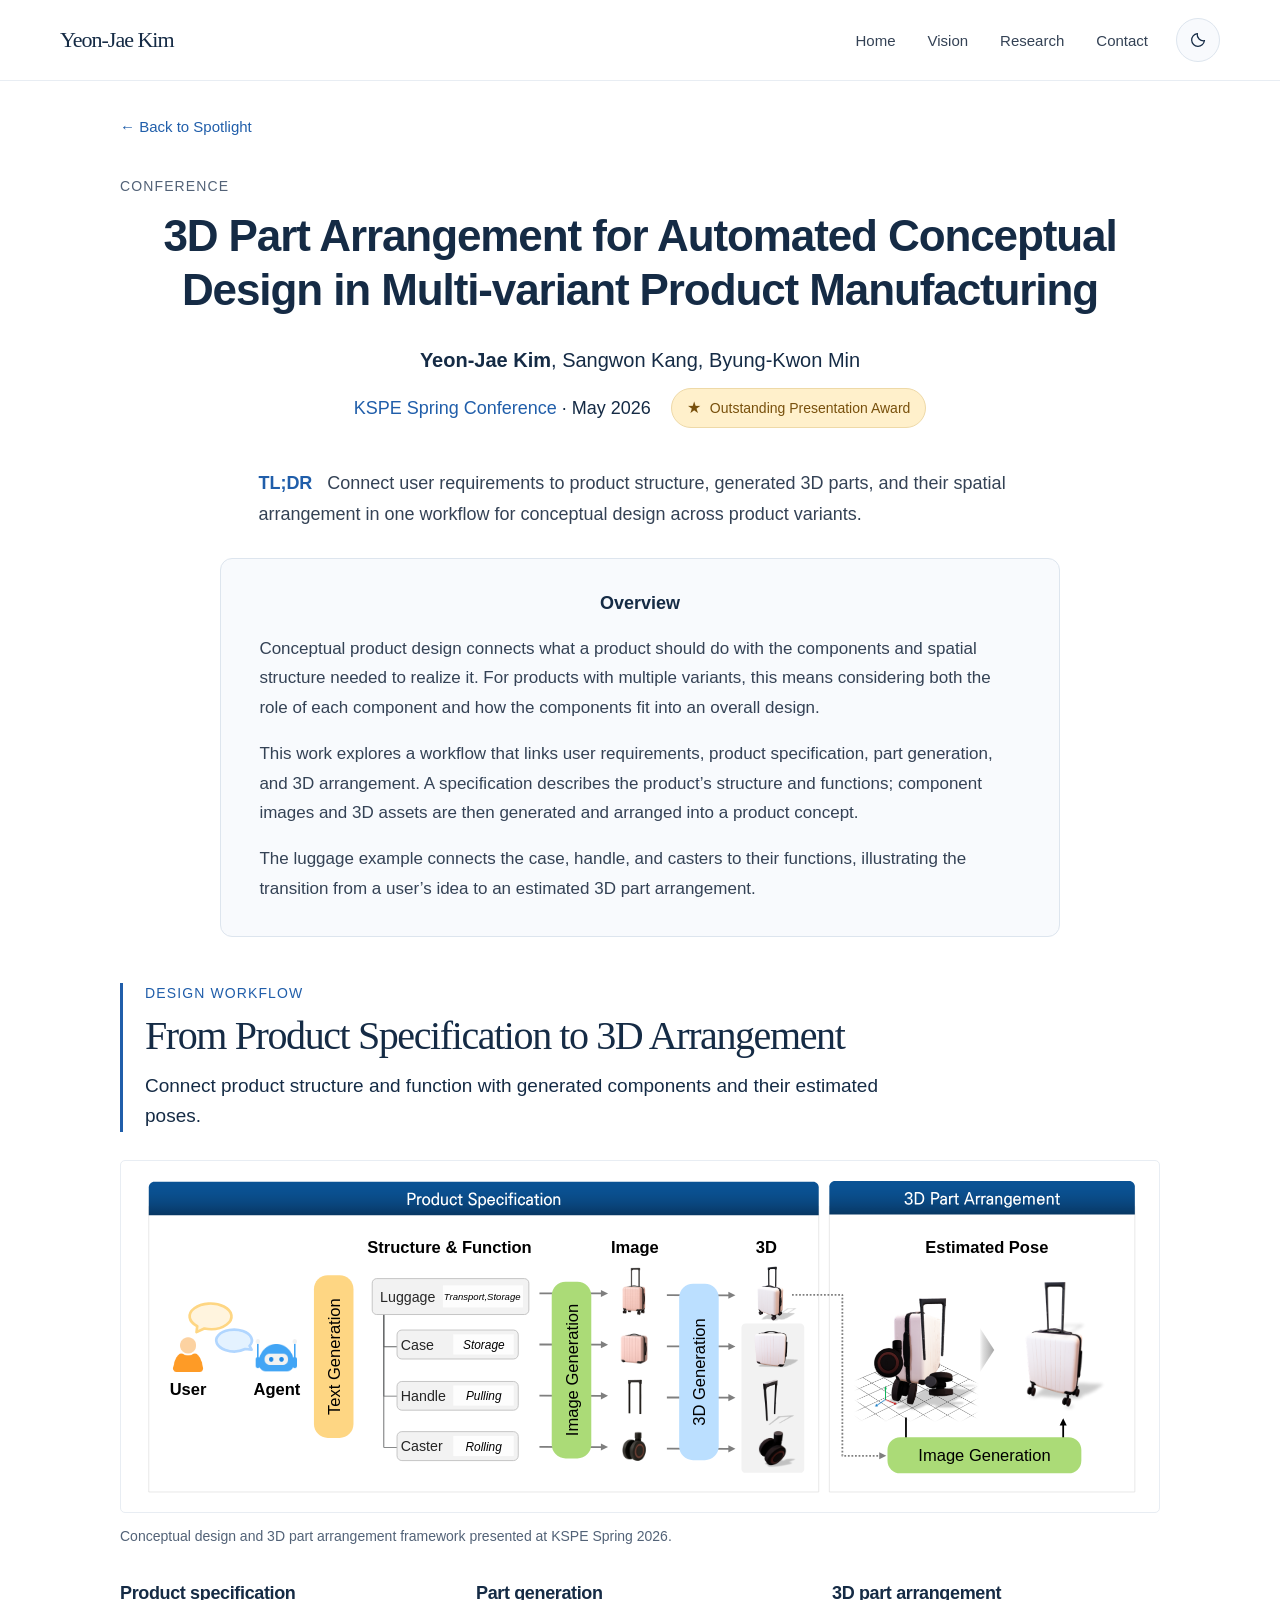
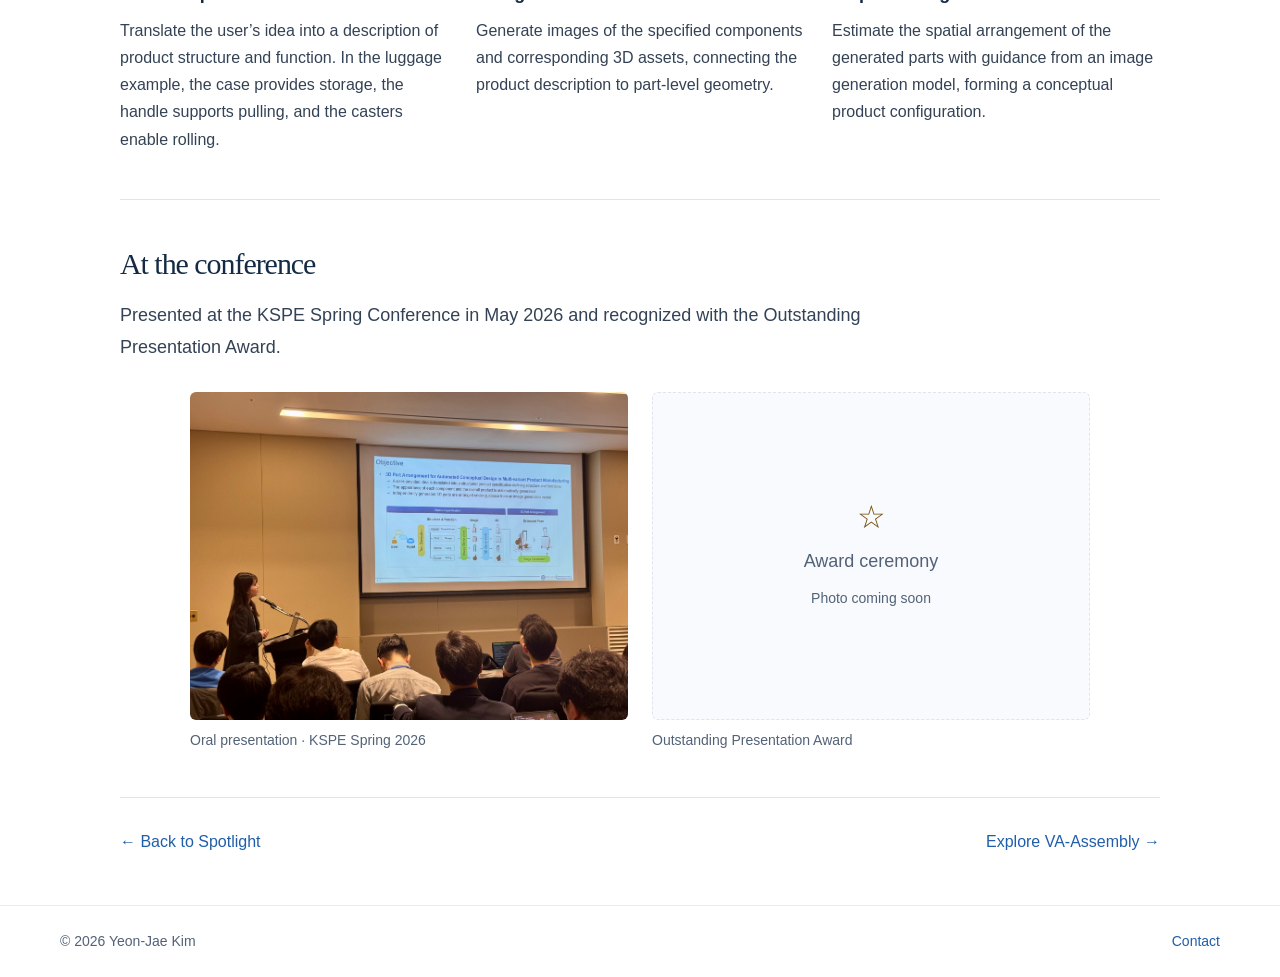
<file: design-automation.html>
<!DOCTYPE html>
<html lang="en">
<head>
  <meta charset="UTF-8" />
  <meta name="viewport" content="width=device-width, initial-scale=1.0" />
  <meta name="description" content="From user requirements to generated parts and their 3D arrangement for conceptual product design." />
  <meta name="theme-color" content="#ffffff" />
  <link rel="canonical" href="https://yjkim-me.github.io/design-automation.html" />
  <meta property="og:type" content="website" />
  <meta property="og:title" content="3D Part Arrangement for Automated Conceptual Design in Multi-variant Product Manufacturing" />
  <meta property="og:description" content="From user requirements to generated parts and their 3D arrangement for conceptual product design." />
  <meta property="og:url" content="https://yjkim-me.github.io/design-automation.html" />
  <title>3D Part Arrangement for Automated Conceptual Design in Multi-variant Product Manufacturing | Yeon-Jae Kim</title>
  <script src="theme.js?v=20261119"></script>
  <link rel="stylesheet" href="style.css?v=20261120-1" />
  <link rel="stylesheet" href="project.css?v=20261119-2" />
  <link rel="stylesheet" href="design-automation.css?v=20261120-1" />
</head>
<body class="design-page">
  <a class="skip-link" href="#main">Skip to content</a>
  <header class="site-header"><div class="nav-shell"><a class="site-name" href="index.html#about">Yeon-Jae Kim</a><div class="nav-controls"><nav aria-label="Primary navigation"><a href="index.html#about">Home</a><a href="index.html#research">Vision</a><a href="index.html#publications">Research</a><a href="index.html#contact">Contact</a></nav><button class="theme-toggle" type="button" aria-label="Switch to dark mode" hidden>
    <svg class="theme-moon" width="18" height="18" viewBox="0 0 24 24" fill="none" stroke="currentColor" stroke-width="1.7" aria-hidden="true"><path d="M20.5 13A8.5 8.5 0 0 1 11 3.5 8.5 8.5 0 1 0 20.5 13Z" /></svg>
    <svg class="theme-sun" width="18" height="18" viewBox="0 0 24 24" fill="none" stroke="currentColor" stroke-width="1.7" aria-hidden="true"><circle cx="12" cy="12" r="4" /><path d="M12 2v2m0 16v2M2 12h2m16 0h2M5 5l1.5 1.5m11 11L19 19M5 19l1.5-1.5m11-11L19 5" /></svg>
  </button></div></div></header>
  <main class="project-shell" id="main">
    <header class="project-hero">
      <a class="project-back" href="index.html#featured-research">← Back to Spotlight</a>
      <p class="research-type">Conference</p>
      <h1>3D Part Arrangement for Automated Conceptual Design in Multi-variant Product Manufacturing</h1>
      <p class="authors"><strong>Yeon-Jae Kim</strong>, Sangwon Kang, Byung-Kwon Min</p>
      <div class="publication-meta"><p class="venue"><a href="https://www.kspe.or.kr/event/index.html?event=49" target="_blank" rel="noopener noreferrer">KSPE Spring Conference</a> · May 2026</p><span class="presentation-award"><span class="award-star" aria-hidden="true">★</span> Outstanding Presentation Award</span></div>
    </header>
    <aside class="design-tldr" aria-label="Research in brief">
      <p><strong>TL;DR</strong> Connect user requirements to product structure, generated 3D parts, and their spatial arrangement in one workflow for conceptual design across product variants.</p>
    </aside>
    <section class="project-section design-overview" id="overview" aria-labelledby="overview-title">
      <h2 id="overview-title">Overview</h2>
      <p>Conceptual product design connects what a product should do with the components and spatial structure needed to realize it. For products with multiple variants, this means considering both the role of each component and how the components fit into an overall design.</p>
      <p>This work explores a workflow that links user requirements, product specification, part generation, and 3D arrangement. A specification describes the product’s structure and functions; component images and 3D assets are then generated and arranged into a product concept.</p>
      <p>The luggage example connects the case, handle, and casters to their functions, illustrating the transition from a user’s idea to an estimated 3D part arrangement.</p>
    </section>
    <section class="project-section" id="method" aria-labelledby="method-title">
      <header class="design-method-heading" id="key-idea">
        <p class="research-type">Design workflow</p>
        <h2 id="method-title">From Product Specification to 3D Arrangement</h2>
        <p>Connect product structure and function with generated components and their estimated poses.</p>
      </header>
      <figure class="project-figure">
        <a class="framework-link" href="design-framework.html" target="_blank" rel="noopener noreferrer" aria-label="Open the design automation framework viewer"><img src="images/design_automation_framework.svg" alt="Design automation pipeline from user requirements through structure and function, generated images and 3D parts, to an estimated part arrangement." width="3923" height="1265" loading="lazy" /></a>
        <figcaption>Conceptual design and 3D part arrangement framework presented at KSPE Spring 2026.</figcaption>
      </figure>
      <ol class="project-steps">
        <li><h3>Product specification</h3><p>Translate the user’s idea into a description of product structure and function. In the luggage example, the case provides storage, the handle supports pulling, and the casters enable rolling.</p></li>
        <li><h3>Part generation</h3><p>Generate images of the specified components and corresponding 3D assets, connecting the product description to part-level geometry.</p></li>
        <li><h3>3D part arrangement</h3><p>Estimate the spatial arrangement of the generated parts with guidance from an image generation model, forming a conceptual product configuration.</p></li>
      </ol>
      <!-- Add further verified examples or method details here when available. -->
    </section>
    <!-- Results: remove hidden after adding real result images, videos, or evaluation data. -->
    <section class="project-section" id="results" aria-labelledby="results-title" hidden>
      <h2 id="results-title">Results</h2>
      <!-- Add verified qualitative examples and quantitative results here. -->
    </section>
    <section class="project-section" id="conference" aria-labelledby="conference-title">
      <h2 id="conference-title">At the conference</h2>
      <p>Presented at the KSPE Spring Conference in May 2026 and recognized with the Outstanding Presentation Award.</p>
            <div class="conference-gallery" aria-label="KSPE conference photos">
              <figure class="conference-photo">
                <img src="images/kspe_presentation_2026.jpg" alt="Yeon-Jae Kim presenting 3D part arrangement for automated conceptual design at the KSPE Spring Conference." width="3781" height="2836" loading="lazy" decoding="async" />
                <figcaption>Oral presentation · KSPE Spring 2026</figcaption>
              </figure>
              <figure class="conference-photo">
                <!-- Replace this placeholder with the award ceremony photo when available. -->
                <div class="conference-photo-placeholder">
                  <span class="photo-placeholder-star" aria-hidden="true">☆</span>
                  <span>Award ceremony</span>
                  <span class="photo-placeholder-note">Photo coming soon</span>
                </div>
                <figcaption>Outstanding Presentation Award</figcaption>
              </figure>
            </div>
    </section>
    <div class="project-bottom"><a href="index.html#featured-research">← Back to Spotlight</a><a href="va-assembly.html">Explore VA-Assembly →</a></div>
  </main>
  <footer><div class="footer-shell"><span>© 2026 Yeon-Jae Kim</span><a href="mailto:yeonjaekim@yonsei.ac.kr">Contact</a></div></footer>
</body>
</html>
</file>
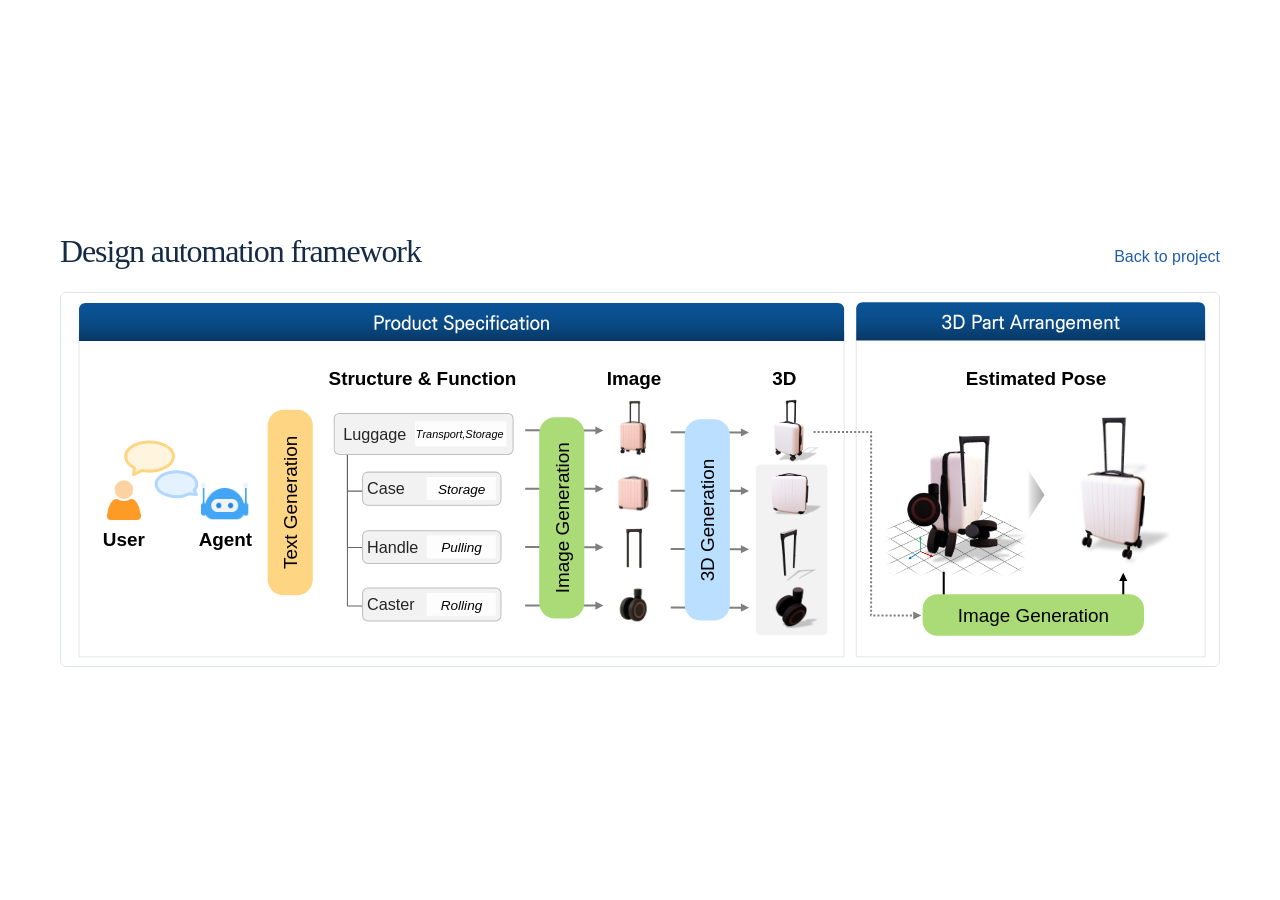
<file: design-framework.html>
<!DOCTYPE html>
<html lang="en">
<head>
  <meta charset="UTF-8" />
  <meta name="viewport" content="width=device-width, initial-scale=1.0" />
  <title>Design Automation Framework | Yeon-Jae Kim</title>
  <script src="theme.js?v=20261119"></script>
  <link rel="stylesheet" href="style.css?v=20261120-1" />
</head>
<body class="framework-viewer">
  <main>
    <header><h1>Design automation framework</h1><a href="design-automation.html#method">Back to project</a></header>
    <img src="images/design_automation_framework.svg" alt="Design automation framework presented at the KSPE Spring Conference." width="3923" height="1265" />
  </main>
</body>
</html>
</file>
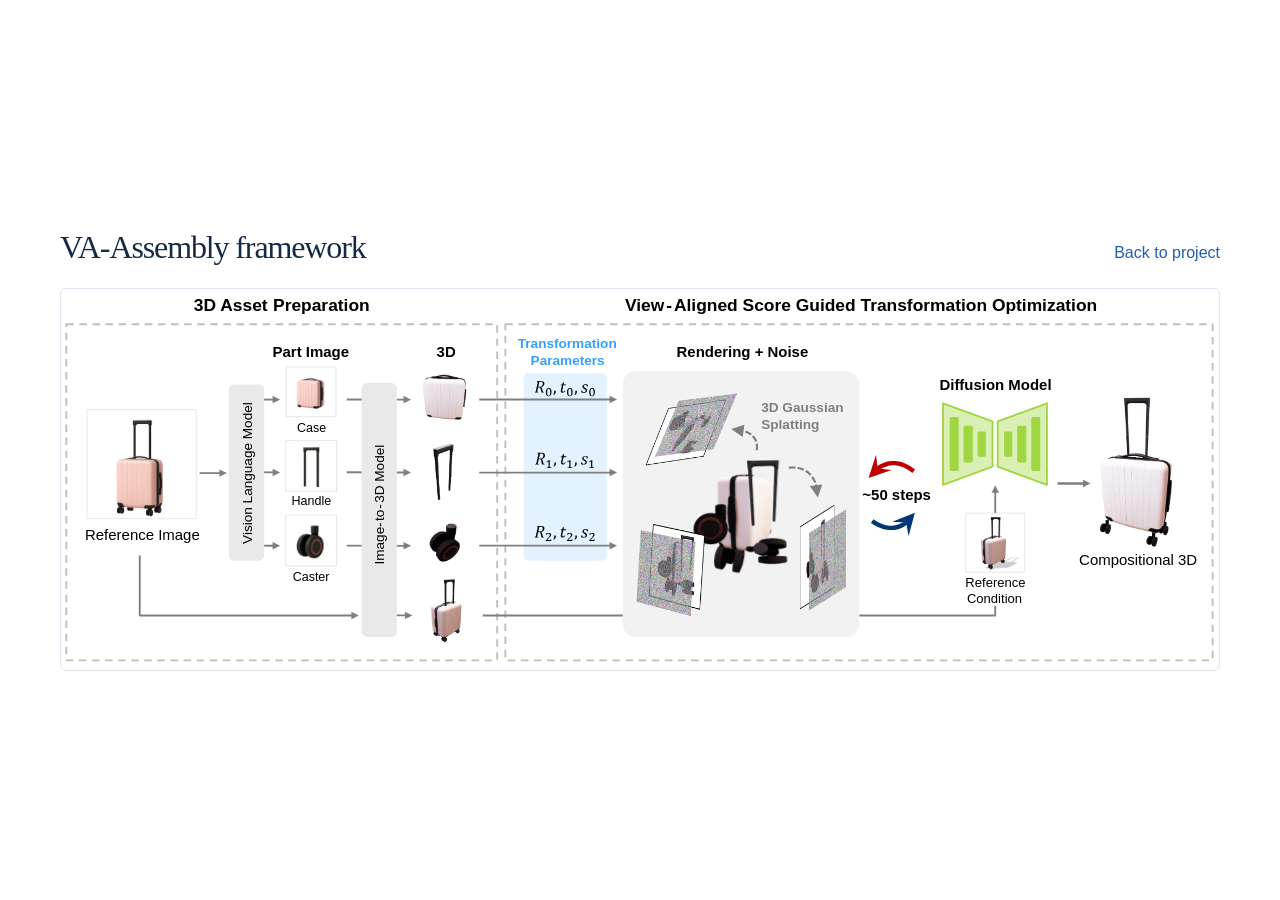
<file: framework.html>
<!DOCTYPE html>
<html lang="en">
<head>
  <meta charset="UTF-8" />
  <meta name="viewport" content="width=device-width, initial-scale=1.0" />
  <title>VA-Assembly Framework | Yeon-Jae Kim</title>
  <script src="theme.js?v=20261119"></script>
  <script src="figure-viewer.js?v=20261120-1" defer></script>
  <link rel="stylesheet" href="style.css?v=20261120-1" />
</head>
<body class="framework-viewer">
  <main>
    <header><h1>VA-Assembly framework</h1><a href="va-assembly.html#overview">Back to project</a></header>
    <noscript><p>JavaScript selects the requested figure in this viewer. <a href="va-assembly.html#overview">All figures are also available on the project page.</a></p></noscript>
    <img src="images/assembly_framework.svg" alt="VA-Assembly framework: reference-image-based 3D asset preparation and view-aligned score-guided optimization of part transformations." width="4257" height="1402" />
  </main>
</body>
</html>
</file>
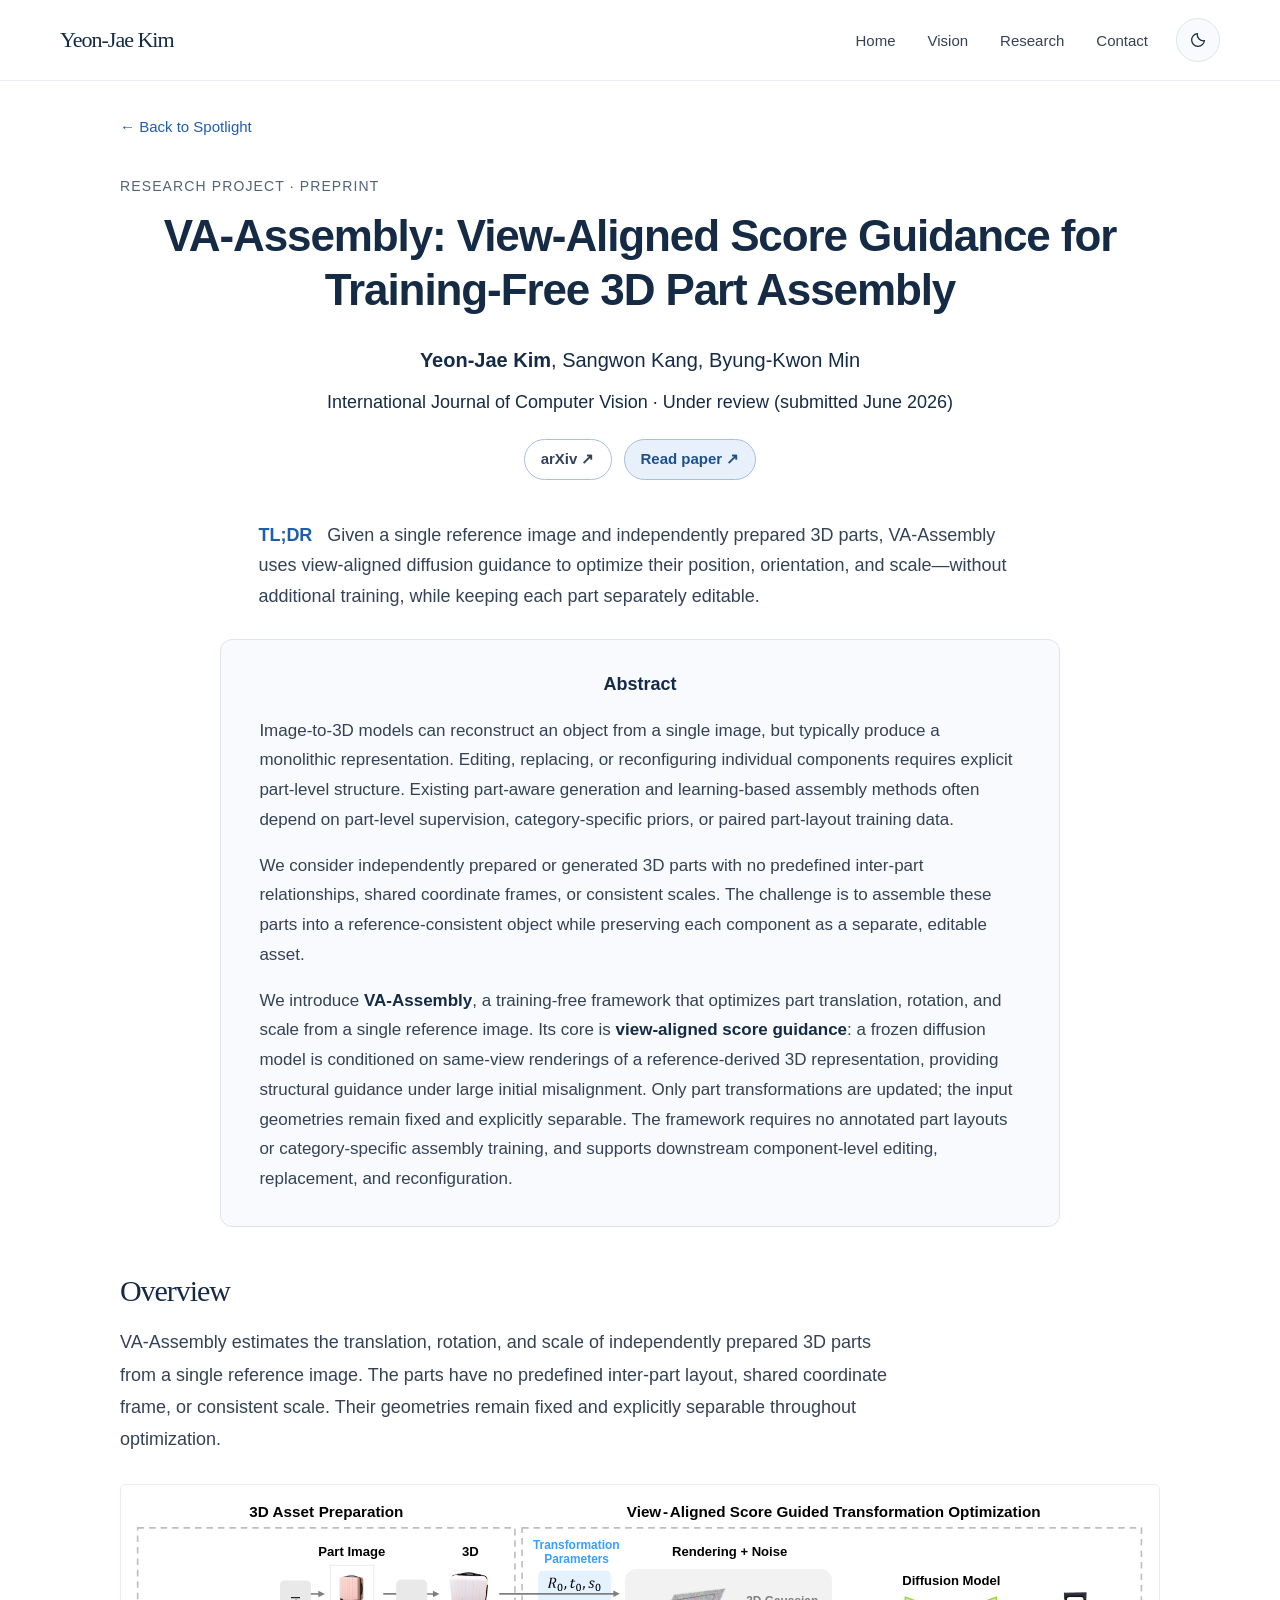
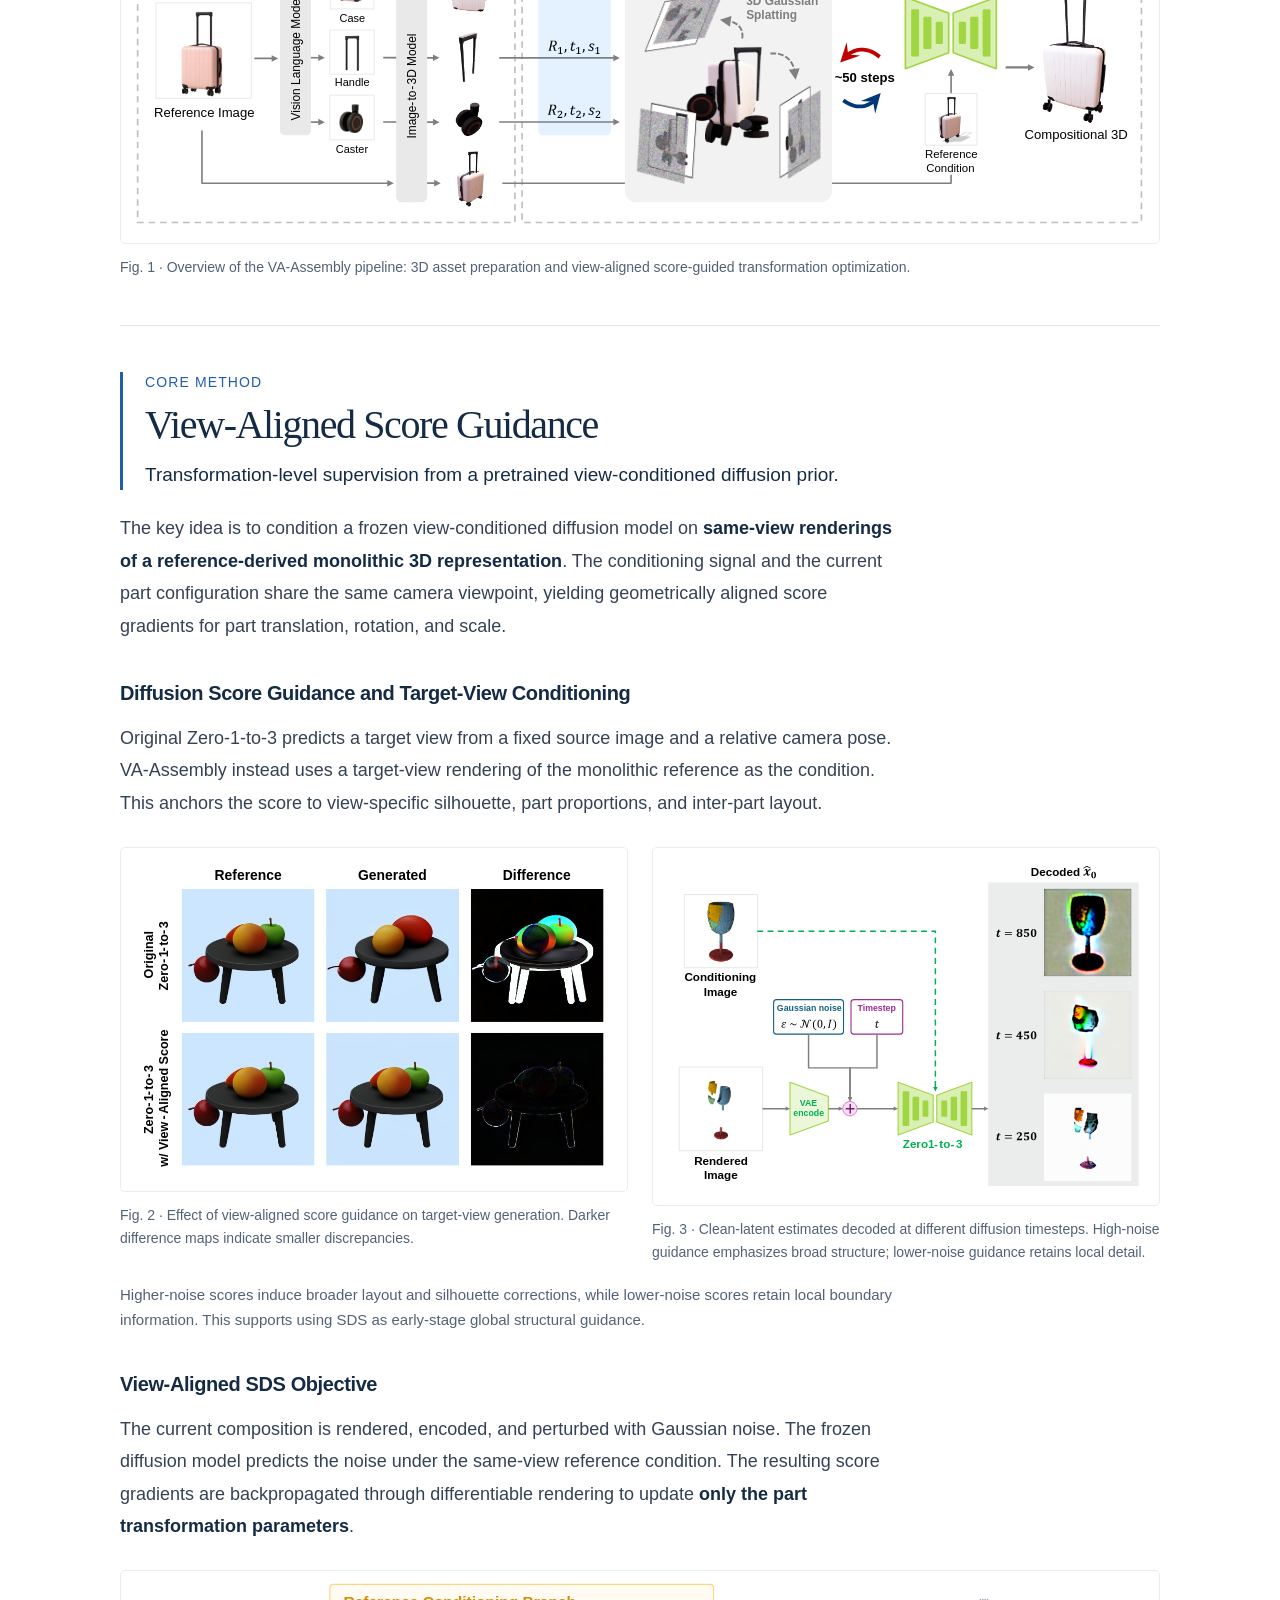
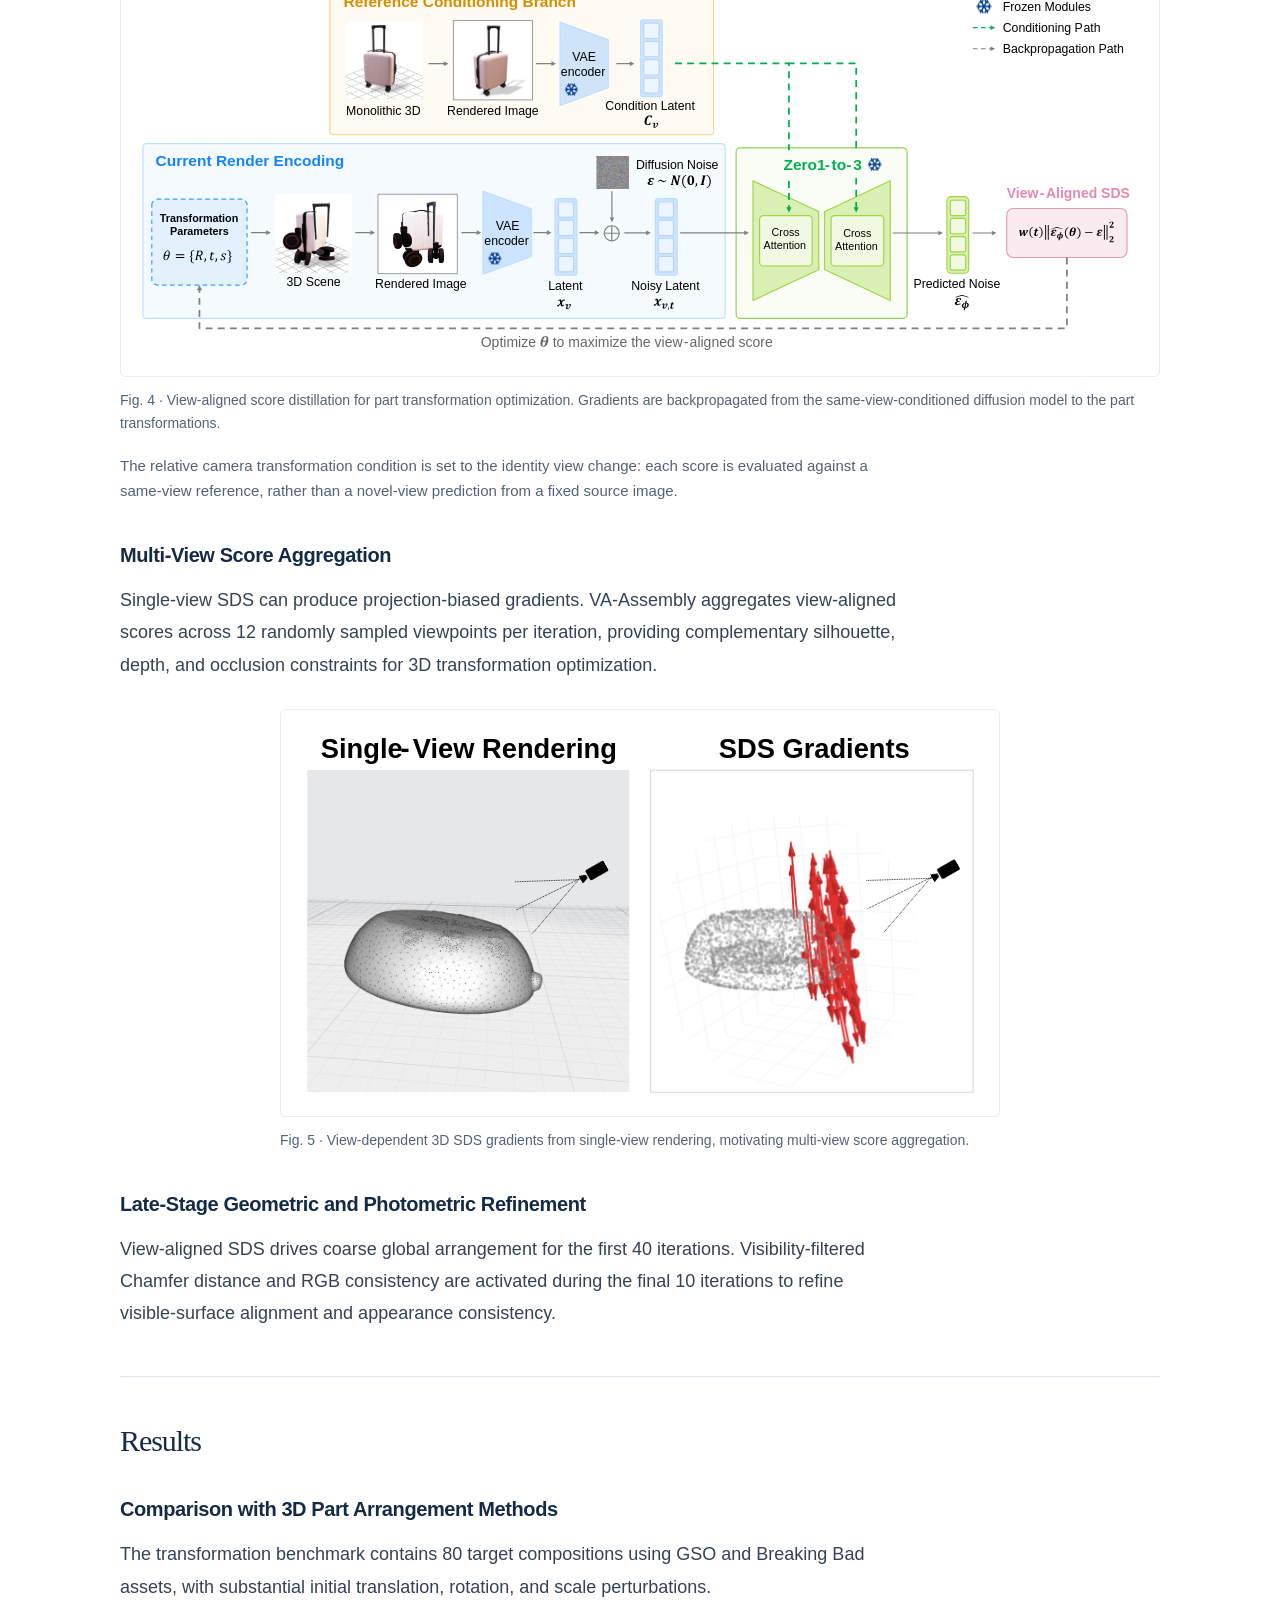
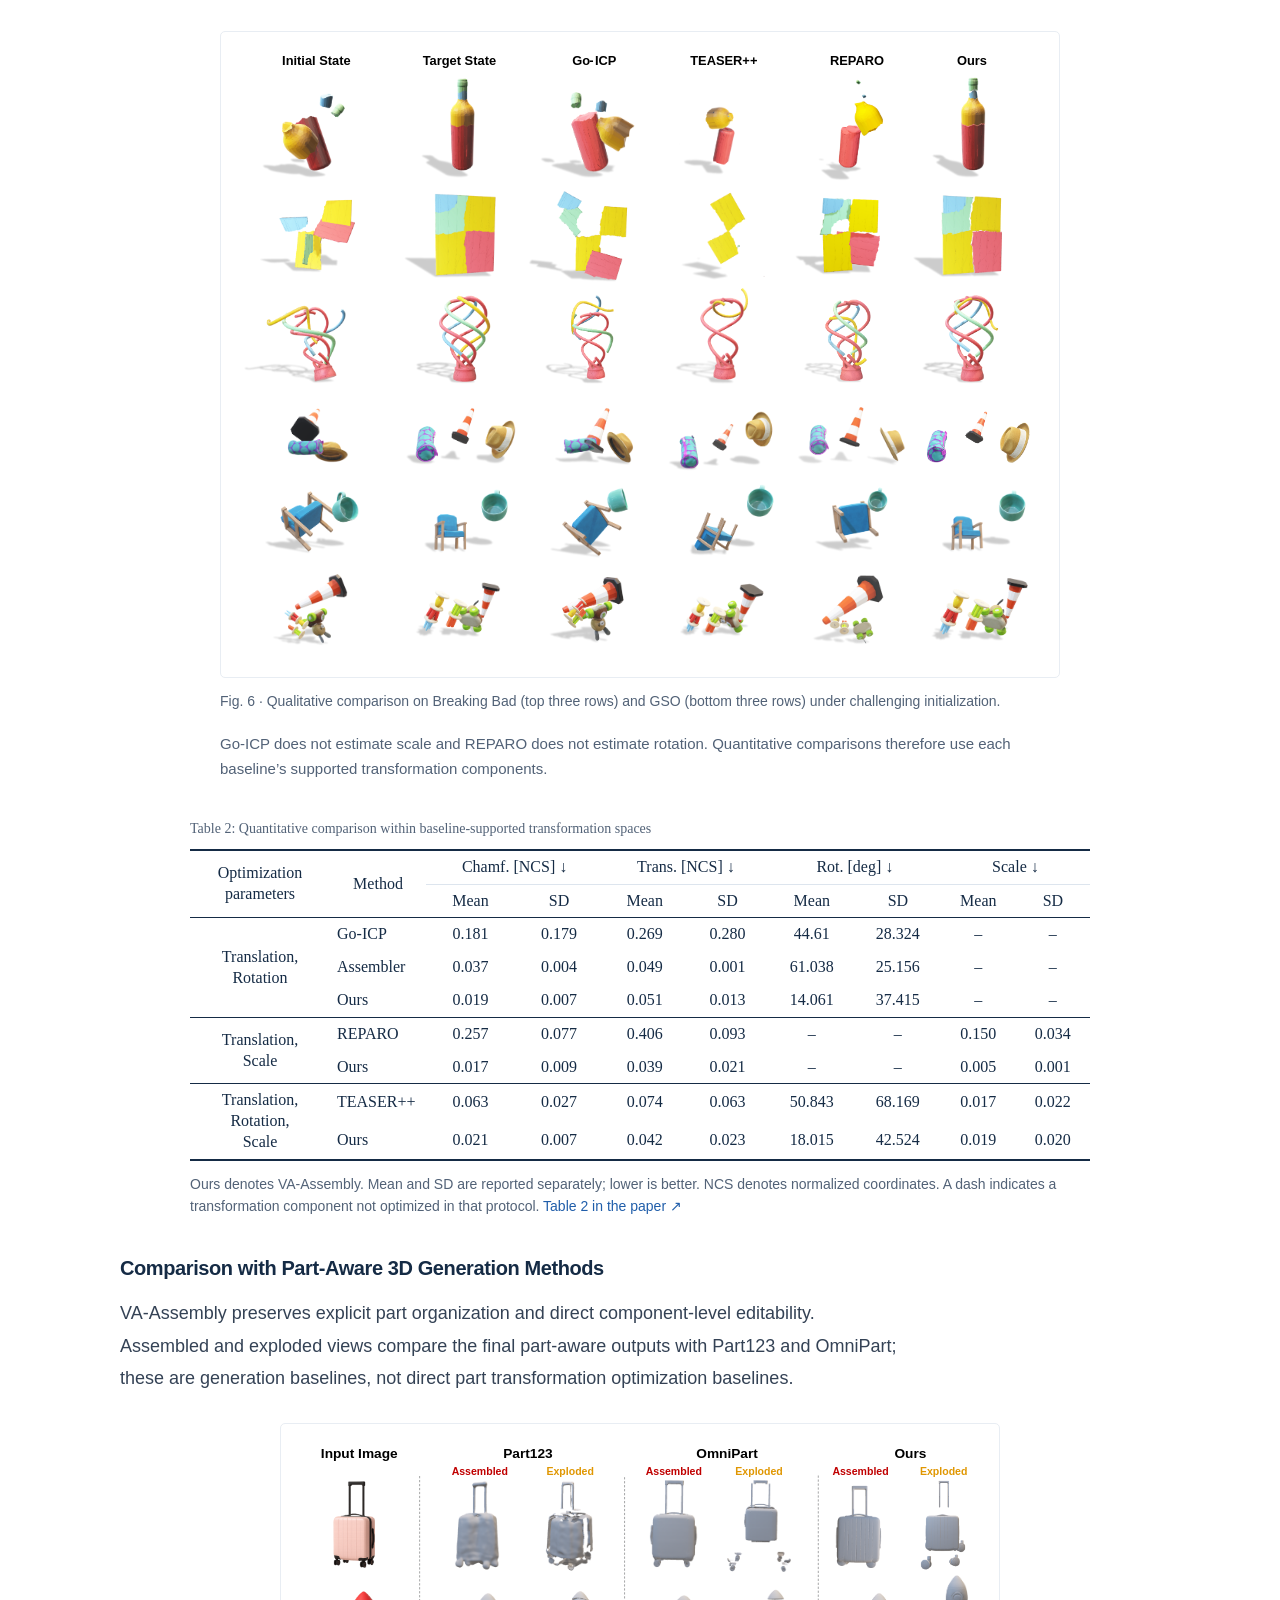
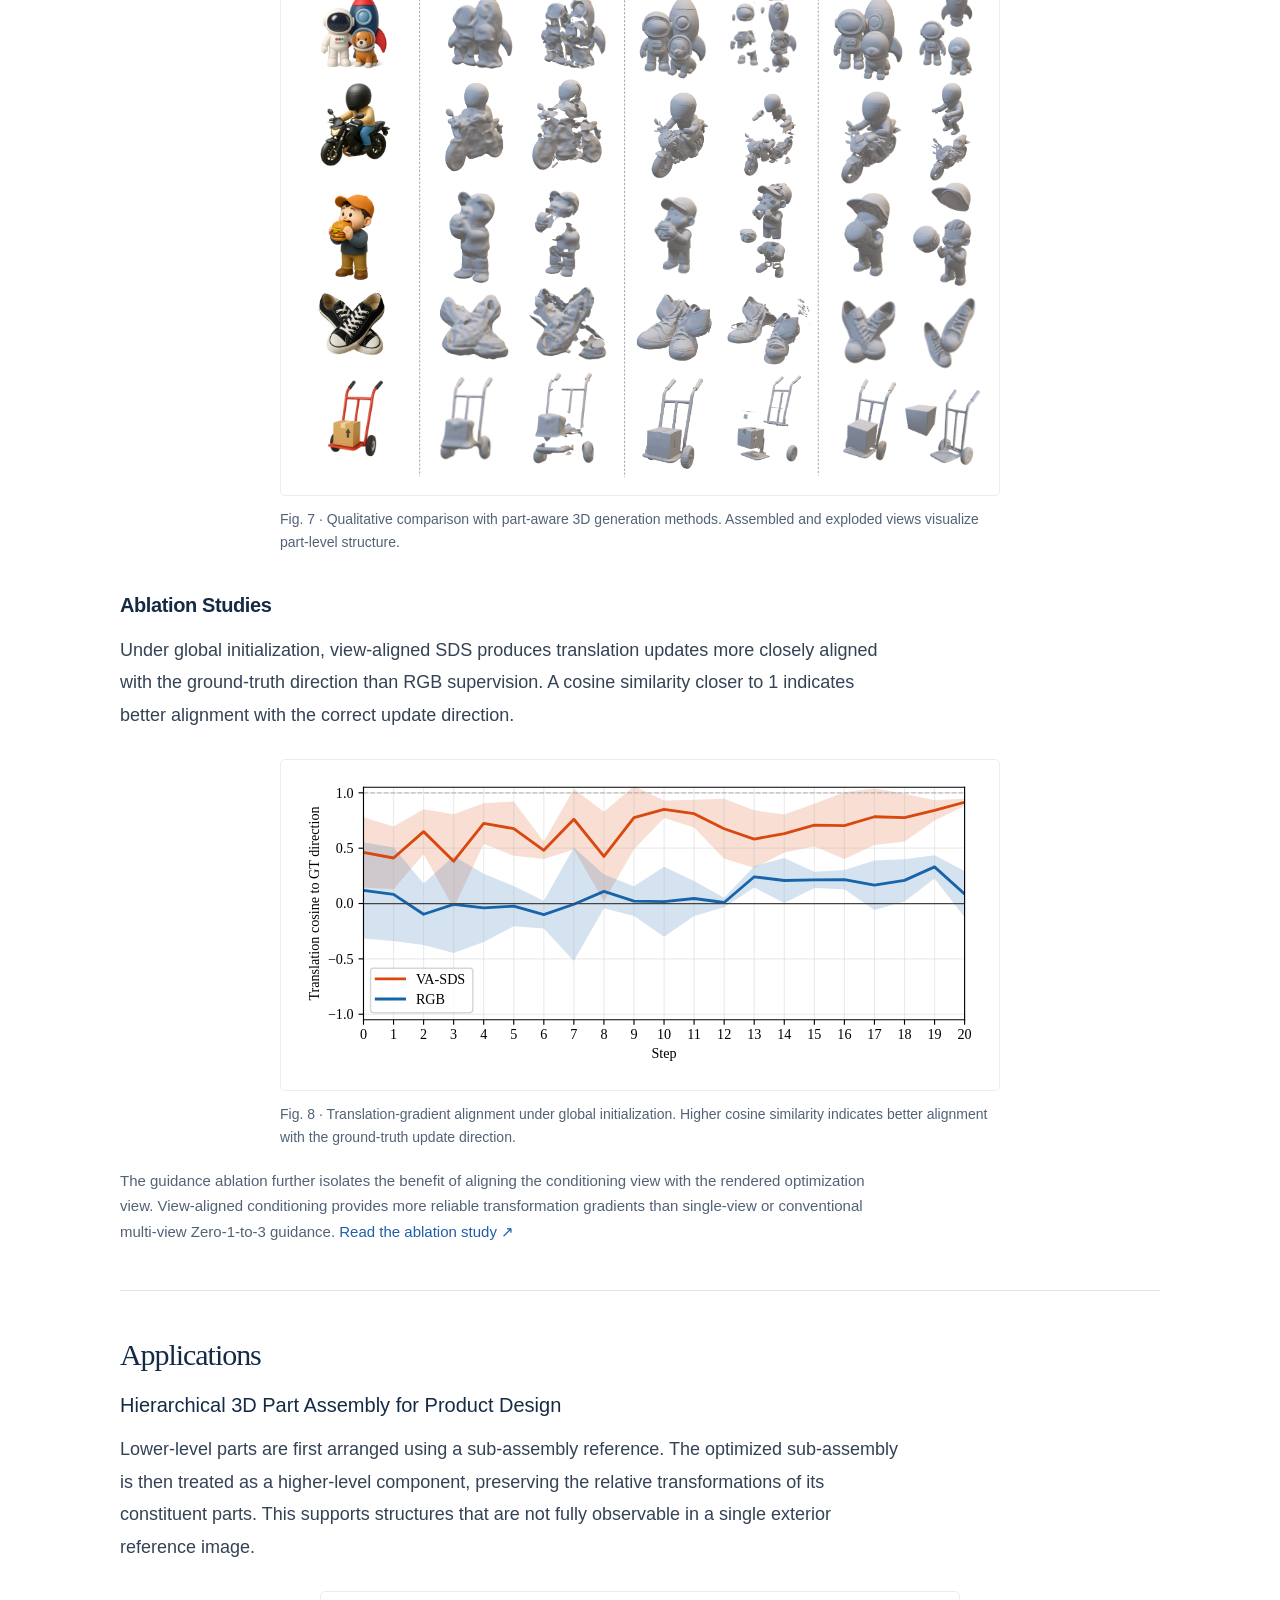
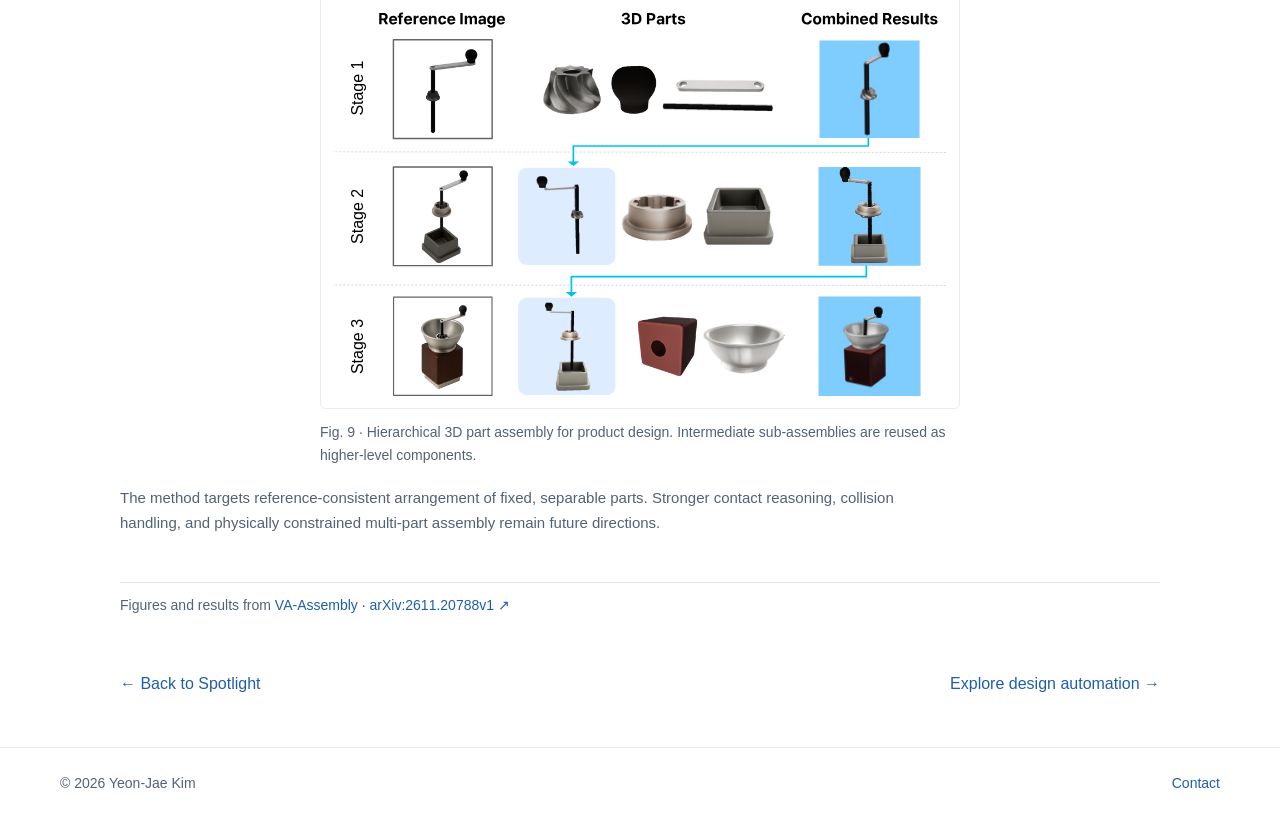
<file: va-assembly.html>
<!DOCTYPE html>
<html lang="en">
<head>
  <meta charset="UTF-8" />
  <meta name="viewport" content="width=device-width, initial-scale=1.0" />
  <meta name="description" content="Training-free 3D part assembly using view-aligned diffusion guidance to optimize part translation, rotation, and scale." />
  <meta name="theme-color" content="#ffffff" />
  <link rel="canonical" href="https://yjkim-me.github.io/va-assembly.html" />
  <meta property="og:type" content="website" />
  <meta property="og:title" content="VA-Assembly: View-Aligned Score Guidance for Training-Free 3D Part Assembly" />
  <meta property="og:description" content="Training-free 3D part assembly using view-aligned diffusion guidance to optimize part translation, rotation, and scale." />
  <meta property="og:url" content="https://yjkim-me.github.io/va-assembly.html" />
  <title>VA-Assembly: View-Aligned Score Guidance for Training-Free 3D Part Assembly | Yeon-Jae Kim</title>
  <script src="theme.js?v=20261119"></script>
  <link rel="stylesheet" href="style.css?v=20261120-1" />
  <link rel="stylesheet" href="project.css?v=20261119-2" />
  <link rel="stylesheet" href="va-assembly.css?v=20261120-11" />
</head>
<body class="va-page">
  <a class="skip-link" href="#main">Skip to content</a>
  <header class="site-header"><div class="nav-shell"><a class="site-name" href="index.html#about">Yeon-Jae Kim</a><div class="nav-controls"><nav aria-label="Primary navigation"><a href="index.html#about">Home</a><a href="index.html#research">Vision</a><a href="index.html#publications">Research</a><a href="index.html#contact">Contact</a></nav><button class="theme-toggle" type="button" aria-label="Switch to dark mode" hidden>
    <svg class="theme-moon" width="18" height="18" viewBox="0 0 24 24" fill="none" stroke="currentColor" stroke-width="1.7" aria-hidden="true"><path d="M20.5 13A8.5 8.5 0 0 1 11 3.5 8.5 8.5 0 1 0 20.5 13Z" /></svg>
    <svg class="theme-sun" width="18" height="18" viewBox="0 0 24 24" fill="none" stroke="currentColor" stroke-width="1.7" aria-hidden="true"><circle cx="12" cy="12" r="4" /><path d="M12 2v2m0 16v2M2 12h2m16 0h2M5 5l1.5 1.5m11 11L19 19M5 19l1.5-1.5m11-11L19 5" /></svg>
  </button></div></div></header>
  <main class="project-shell" id="main">
    <header class="project-hero">
      <a class="project-back" href="index.html#featured-research">← Back to Spotlight</a>
      <p class="research-type">Research project · Preprint</p>
      <h1>VA-Assembly: View-Aligned Score Guidance for Training-Free 3D Part Assembly</h1>
      <p class="authors"><strong>Yeon-Jae Kim</strong>, Sangwon Kang, Byung-Kwon Min</p>
      <p class="venue">International Journal of Computer Vision · Under review (submitted June 2026)</p>
      <div class="project-resources"><a class="paper-pill arxiv-pill" href="https://arxiv.org/abs/2611.20788" target="_blank" rel="noopener noreferrer">arXiv ↗</a><a class="paper-pill" href="https://arxiv.org/pdf/2611.20788" target="_blank" rel="noopener noreferrer">Read paper ↗</a></div>
    </header>
    <aside class="va-tldr" aria-label="Research in brief">
      <p><strong>TL;DR</strong> Given a single reference image and independently prepared 3D parts, VA-Assembly uses view-aligned diffusion guidance to optimize their position, orientation, and scale—without additional training, while keeping each part separately editable.</p>
    </aside>
    <section class="project-section va-abstract" id="abstract" aria-labelledby="abstract-title">
      <h2 id="abstract-title">Abstract</h2>
      <p>Image-to-3D models can reconstruct an object from a single image, but typically produce a monolithic representation. Editing, replacing, or reconfiguring individual components requires explicit part-level structure. Existing part-aware generation and learning-based assembly methods often depend on part-level supervision, category-specific priors, or paired part-layout training data.</p>
      <p>We consider independently prepared or generated 3D parts with no predefined inter-part relationships, shared coordinate frames, or consistent scales. The challenge is to assemble these parts into a reference-consistent object while preserving each component as a separate, editable asset.</p>
      <p>We introduce <strong>VA-Assembly</strong>, a training-free framework that optimizes part translation, rotation, and scale from a single reference image. Its core is <strong>view-aligned score guidance</strong>: a frozen diffusion model is conditioned on same-view renderings of a reference-derived 3D representation, providing structural guidance under large initial misalignment. Only part transformations are updated; the input geometries remain fixed and explicitly separable. The framework requires no annotated part layouts or category-specific assembly training, and supports downstream component-level editing, replacement, and reconfiguration.</p>
    </section>
    <section class="project-section" id="overview" aria-labelledby="overview-title">
      <h2 id="overview-title">Overview</h2>
      <p>VA-Assembly estimates the translation, rotation, and scale of independently prepared 3D parts from a single reference image. The parts have no predefined inter-part layout, shared coordinate frame, or consistent scale. Their geometries remain fixed and explicitly separable throughout optimization.</p>
      <figure class="va-figure" id="fig-1">
        <a class="va-figure-frame" href="framework.html?figure=1" target="_blank" rel="noopener noreferrer" aria-label="Enlarge Figure 1: From independent parts to an assembled object"><img src="images/VA-Assembly/Fig1.svg" alt="Pipeline from reference-image-based 3D asset preparation to view-aligned transformation optimization and an assembled suitcase." width="4257" height="1402" loading="eager" decoding="async" /></a>
        <figcaption><span>Fig. 1 · Overview of the VA-Assembly pipeline: 3D asset preparation and view-aligned score-guided transformation optimization.</span></figcaption>
      </figure>
    </section>
    <section class="project-section va-guidance" id="method" aria-labelledby="key-idea">
      <header class="va-guidance-heading">
        <p class="research-type">Core method</p>
        <h2 id="key-idea">View-Aligned Score Guidance</h2>
        <p class="va-section-lead">Transformation-level supervision from a pretrained view-conditioned diffusion prior.</p>
      </header>
      <p>The key idea is to condition a frozen view-conditioned diffusion model on <strong>same-view renderings of a reference-derived monolithic 3D representation</strong>. The conditioning signal and the current part configuration share the same camera viewpoint, yielding geometrically aligned score gradients for part translation, rotation, and scale.</p>
      <section class="va-subsection" id="conditioning-detail" aria-labelledby="conditioning-title">
        <h3 id="conditioning-title">Diffusion Score Guidance and Target-View Conditioning</h3>
        <p>Original Zero-1-to-3 predicts a target view from a fixed source image and a relative camera pose. VA-Assembly instead uses a target-view rendering of the monolithic reference as the condition. This anchors the score to view-specific silhouette, part proportions, and inter-part layout.</p>
        <div class="va-figure-pair">
          <figure class="va-figure" id="fig-2">
        <a class="va-figure-frame" href="framework.html?figure=2" target="_blank" rel="noopener noreferrer" aria-label="Enlarge Figure 2: A more consistent target view"><img src="images/VA-Assembly/Fig2.svg" alt="Original Zero-1-to-3 and view-aligned conditioning compared through reference images, generated images, and difference maps." width="3190" height="2110" loading="lazy" decoding="async" /></a>
        <figcaption><span>Fig. 2 · Effect of view-aligned score guidance on target-view generation. Darker difference maps indicate smaller discrepancies.</span></figcaption>
      </figure>
          <div id="noise-detail"><figure class="va-figure" id="fig-3">
        <a class="va-figure-frame" href="framework.html?figure=3" target="_blank" rel="noopener noreferrer" aria-label="Enlarge Figure 3: Global structure and local detail"><img src="images/VA-Assembly/Fig3.svg" alt="A broken goblet rendering and reference condition with decoded clean-latent estimates at diffusion timesteps 850, 450, and 250." width="3020" height="2083" loading="lazy" decoding="async" /></a>
        <figcaption><span>Fig. 3 · Clean-latent estimates decoded at different diffusion timesteps. High-noise guidance emphasizes broad structure; lower-noise guidance retains local detail.</span></figcaption>
      </figure></div>
        </div>
        <p class="va-context">Higher-noise scores induce broader layout and silhouette corrections, while lower-noise scores retain local boundary information. This supports using SDS as early-stage global structural guidance.</p>
      </section>
      <section class="va-subsection" aria-labelledby="sds-title">
        <h3 id="sds-title">View-Aligned SDS Objective</h3>
        <p>The current composition is rendered, encoded, and perturbed with Gaussian noise. The frozen diffusion model predicts the noise under the same-view reference condition. The resulting score gradients are backpropagated through differentiable rendering to update <strong>only the part transformation parameters</strong>.</p>
        <figure class="va-figure" id="fig-4">
        <a class="va-figure-frame" href="framework.html?figure=4" target="_blank" rel="noopener noreferrer" aria-label="Enlarge Figure 4: The two branches meet in a shared view"><img src="images/VA-Assembly/Fig4.svg" alt="Diagram of matched-view reference conditioning, current rendering, a frozen Zero-1-to-3 model, and gradients flowing back to the part transformations." width="6013" height="2256" loading="lazy" decoding="async" /></a>
        <figcaption><span>Fig. 4 · View-aligned score distillation for part transformation optimization. Gradients are backpropagated from the same-view-conditioned diffusion model to the part transformations.</span></figcaption>
      </figure>
        <p class="va-context">The relative camera transformation condition is set to the identity view change: each score is evaluated against a same-view reference, rather than a novel-view prediction from a fixed source image.</p>
      </section>
      <section class="va-subsection" id="views-detail" aria-labelledby="views-title">
        <h3 id="views-title">Multi-View Score Aggregation</h3>
        <p>Single-view SDS can produce projection-biased gradients. VA-Assembly aggregates view-aligned scores across 12 randomly sampled viewpoints per iteration, providing complementary silhouette, depth, and occlusion constraints for 3D transformation optimization.</p>
        <figure class="va-figure" id="fig-5">
        <a class="va-figure-frame" href="framework.html?figure=5" target="_blank" rel="noopener noreferrer" aria-label="Enlarge Figure 5: One view leaves some directions weakly constrained"><img src="images/VA-Assembly/Fig5.svg" alt="Single-view rendering of a 3D object beside a visualization of projection-biased SDS gradients." width="2797" height="1541" loading="lazy" decoding="async" /></a>
        <figcaption><span>Fig. 5 · View-dependent 3D SDS gradients from single-view rendering, motivating multi-view score aggregation.</span></figcaption>
      </figure>
      </section>
      <section class="va-subsection" aria-labelledby="refinement-title">
        <h3 id="refinement-title">Late-Stage Geometric and Photometric Refinement</h3>
        <p>View-aligned SDS drives coarse global arrangement for the first 40 iterations. Visibility-filtered Chamfer distance and RGB consistency are activated during the final 10 iterations to refine visible-surface alignment and appearance consistency.</p>
      </section>
    </section>
    <section class="project-section" id="results" aria-labelledby="results-title">
      <h2 id="results-title">Results</h2>
      <section class="va-subsection" aria-labelledby="arrangement-title">
        <h3 id="arrangement-title">Comparison with 3D Part Arrangement Methods</h3>
        <p>The transformation benchmark contains 80 target compositions using GSO and Breaking Bad assets, with substantial initial translation, rotation, and scale perturbations.</p>
        <div class="va-results-grid">
          <div class="va-results-visual">
            <figure class="va-figure" id="fig-6">
        <a class="va-figure-frame" href="framework.html?figure=6" target="_blank" rel="noopener noreferrer" aria-label="Enlarge Figure 6: Arrangement results"><img src="images/VA-Assembly/Fig6.svg" alt="Six assembly comparisons showing initial states, targets, Go-ICP, TEASER++, REPARO, and VA-Assembly outputs." width="9295" height="7088" loading="lazy" decoding="async" /></a>
        <figcaption><span>Fig. 6 · Qualitative comparison on Breaking Bad (top three rows) and GSO (bottom three rows) under challenging initialization.</span></figcaption>
      </figure>
            <p class="va-context">Go-ICP does not estimate scale and REPARO does not estimate rotation. Quantitative comparisons therefore use each baseline’s supported transformation components.</p>
          </div>
          <div id="quantitative-results">
          <div class="va-table-wrap" role="region" aria-label="Table 2: all transformation protocols" tabindex="0">
          <table class="va-table">
            <caption>Table 2: Quantitative comparison within baseline-supported transformation spaces</caption>
            <colgroup><col class="va-parameter-col" /><col class="va-method-col" /></colgroup>
            <colgroup span="2"></colgroup><colgroup span="2"></colgroup><colgroup span="2"></colgroup><colgroup span="2"></colgroup>
            <thead>
              <tr><th rowspan="2" scope="col">Optimization<br />parameters</th><th rowspan="2" scope="col">Method</th><th colspan="2" scope="colgroup">Chamf. [NCS] ↓</th><th colspan="2" scope="colgroup">Trans. [NCS] ↓</th><th colspan="2" scope="colgroup">Rot. [deg] ↓</th><th colspan="2" scope="colgroup">Scale ↓</th></tr>
              <tr><th scope="col">Mean</th><th scope="col">SD</th><th scope="col">Mean</th><th scope="col">SD</th><th scope="col">Mean</th><th scope="col">SD</th><th scope="col">Mean</th><th scope="col">SD</th></tr>
            </thead>
            <tbody>
              <tr>
                <th class="va-parameters" scope="rowgroup" rowspan="3">Translation,<br />Rotation</th>
                <th scope="row">Go-ICP</th>
                <td>0.181</td><td>0.179</td>
                <td>0.269</td><td>0.280</td>
                <td>44.61</td><td>28.324</td>
                <td aria-label="Not optimized">–</td><td aria-label="Not optimized">–</td>
              </tr>
              <tr>
                <th scope="row">Assembler</th>
                <td>0.037</td><td>0.004</td>
                <td>0.049</td><td>0.001</td>
                <td>61.038</td><td>25.156</td>
                <td aria-label="Not optimized">–</td><td aria-label="Not optimized">–</td>
              </tr>
              <tr>
                <th scope="row">Ours</th>
                <td>0.019</td><td>0.007</td>
                <td>0.051</td><td>0.013</td>
                <td>14.061</td><td>37.415</td>
                <td aria-label="Not optimized">–</td><td aria-label="Not optimized">–</td>
              </tr>
            </tbody>
            <tbody>
              <tr>
                <th class="va-parameters" scope="rowgroup" rowspan="2">Translation,<br />Scale</th>
                <th scope="row">REPARO</th>
                <td>0.257</td><td>0.077</td>
                <td>0.406</td><td>0.093</td>
                <td aria-label="Not optimized">–</td><td aria-label="Not optimized">–</td>
                <td>0.150</td><td>0.034</td>
              </tr>
              <tr>
                <th scope="row">Ours</th>
                <td>0.017</td><td>0.009</td>
                <td>0.039</td><td>0.021</td>
                <td aria-label="Not optimized">–</td><td aria-label="Not optimized">–</td>
                <td>0.005</td><td>0.001</td>
              </tr>
            </tbody>
            <tbody>
              <tr>
                <th class="va-parameters" scope="rowgroup" rowspan="2">Translation,<br />Rotation,<br />Scale</th>
                <th scope="row">TEASER++</th>
                <td>0.063</td><td>0.027</td>
                <td>0.074</td><td>0.063</td>
                <td>50.843</td><td>68.169</td>
                <td>0.017</td><td>0.022</td>
              </tr>
              <tr>
                <th scope="row">Ours</th>
                <td>0.021</td><td>0.007</td>
                <td>0.042</td><td>0.023</td>
                <td>18.015</td><td>42.524</td>
                <td>0.019</td><td>0.020</td>
              </tr>
            </tbody>
          </table>
        </div>
          <p class="va-source">Ours denotes VA-Assembly. Mean and SD are reported separately; lower is better. NCS denotes normalized coordinates. A dash indicates a transformation component not optimized in that protocol. <a href="https://arxiv.org/html/2611.20788v1#S5.T2" target="_blank" rel="noopener noreferrer">Table 2 in the paper ↗</a></p>
        </div>
        </div>
      </section>
      <section class="va-subsection" id="part-structure" aria-labelledby="part-title">
        <h3 id="part-title">Comparison with Part-Aware 3D Generation Methods</h3>
        <p>VA-Assembly preserves explicit part organization and direct component-level editability. Assembled and exploded views compare the final part-aware outputs with Part123 and OmniPart; these are generation baselines, not direct part transformation optimization baselines.</p>
        <figure class="va-figure" id="fig-7">
        <a class="va-figure-frame" href="framework.html?figure=7" target="_blank" rel="noopener noreferrer" aria-label="Enlarge Figure 7: Inspect the exploded views"><img src="images/VA-Assembly/Fig7.svg" alt="Six reference images with assembled and exploded outputs from Part123, OmniPart, and VA-Assembly, showing how component organization differs." width="4206" height="3922" loading="lazy" decoding="async" /></a>
        <figcaption><span>Fig. 7 · Qualitative comparison with part-aware 3D generation methods. Assembled and exploded views visualize part-level structure.</span></figcaption>
      </figure>
      </section>
      <section class="va-subsection" id="guidance-evidence" aria-labelledby="ablation-title">
        <h3 id="ablation-title">Ablation Studies</h3>
        <p>Under global initialization, view-aligned SDS produces translation updates more closely aligned with the ground-truth direction than RGB supervision. A cosine similarity closer to 1 indicates better alignment with the correct update direction.</p>
        <figure class="va-figure" id="fig-8">
        <a class="va-figure-frame" href="framework.html?figure=8" target="_blank" rel="noopener noreferrer" aria-label="Enlarge Figure 8: Reading the update directions"><img src="images/VA-Assembly/Fig8.svg" alt="Line plot of translation-update cosine similarity over 20 steps, with VA-SDS generally higher than RGB supervision." width="680" height="300" loading="lazy" decoding="async" /></a>
        <figcaption><span>Fig. 8 · Translation-gradient alignment under global initialization. Higher cosine similarity indicates better alignment with the ground-truth update direction.</span></figcaption>
      </figure>
        <p class="va-context">The guidance ablation further isolates the benefit of aligning the conditioning view with the rendered optimization view. View-aligned conditioning provides more reliable transformation gradients than single-view or conventional multi-view Zero-1-to-3 guidance. <a href="https://arxiv.org/html/2611.20788v1#S5.SS5" target="_blank" rel="noopener noreferrer">Read the ablation study ↗</a></p>
      </section>
    </section>
    <section class="project-section" id="extensions" aria-labelledby="extensions-title">
      <h2 id="extensions-title">Applications</h2>
      <p class="va-section-lead">Hierarchical 3D Part Assembly for Product Design</p>
      <p>Lower-level parts are first arranged using a sub-assembly reference. The optimized sub-assembly is then treated as a higher-level component, preserving the relative transformations of its constituent parts. This supports structures that are not fully observable in a single exterior reference image.</p>
      <figure class="va-figure" id="fig-9">
        <a class="va-figure-frame" href="framework.html?figure=9" target="_blank" rel="noopener noreferrer" aria-label="Enlarge Figure 9: A manual coffee grinder, assembled in stages"><img src="images/VA-Assembly/Fig9.svg" alt="Three stages of hierarchical assembly for a manual coffee grinder, showing reference images, separate parts, and combined results linked between stages." width="2461" height="1570" loading="lazy" decoding="async" /></a>
        <figcaption><span>Fig. 9 · Hierarchical 3D part assembly for product design. Intermediate sub-assemblies are reused as higher-level components.</span></figcaption>
      </figure>
      <p class="va-context">The method targets reference-consistent arrangement of fixed, separable parts. Stronger contact reasoning, collision handling, and physically constrained multi-part assembly remain future directions.</p>
    </section>
    <section class="va-paper-note" id="resources" aria-label="Paper source">
      <p>Figures and results from <a href="https://arxiv.org/html/2611.20788v1" target="_blank" rel="noopener noreferrer">VA-Assembly · arXiv:2611.20788v1 ↗</a></p>
    </section>
    <div class="project-bottom"><a href="index.html#featured-research">← Back to Spotlight</a><a href="design-automation.html">Explore design automation →</a></div>
  </main>
  <footer><div class="footer-shell"><span>© 2026 Yeon-Jae Kim</span><a href="mailto:yeonjaekim@yonsei.ac.kr">Contact</a></div></footer>
</body>
</html>
</file>
<file: style.css>
:root {
  color-scheme: light;
  --bg: #ffffff;
  --band: #f8fafd;
  --header-bg: rgba(255,255,255,.97);
  --subtle-line: #e8edf3;
  --link-line: #bbcfe5;
  --button-border: #a8bfd9;
  --button-hover: #eaf1fa;
  --pill-bg: #e8f0fc;
  --pill-hover: #d8e7fa;
  --pill-ink: #1e508a;
  --award-bg: #fff0cb;
  --award-ink: #78500c;
  --award-border: #eed9a7;
  --selection: #dceafb;
  --ink: #152b45;
  --body: #344255;
  --muted: #526277;
  --link: #205eaa;
  --line: #dde5ee;
  --soft: #f5f8fc;
  --max: 1160px;
  --serif: Georgia, "Times New Roman", serif;
}
:root[data-theme="dark"] {
  color-scheme: dark;
  --bg: #101923;
  --band: #14202d;
  --header-bg: rgba(16,25,35,.97);
  --ink: #edf3fc;
  --body: #d4ddea;
  --muted: #aebdd0;
  --link: #8dbbf9;
  --line: #2d3c50;
  --soft: #172331;
  --subtle-line: #263648;
  --link-line: #526d8f;
  --button-border: #607c9f;
  --button-hover: #243a54;
  --pill-bg: #203752;
  --pill-hover: #2c496b;
  --pill-ink: #bbd9ff;
  --award-bg: #352c1b;
  --award-ink: #efd299;
  --award-border: #615035;
  --selection: #294a70;
}
@media (prefers-color-scheme: dark) {
  :root:not([data-theme]) {
  color-scheme: dark;
  --bg: #101923;
  --band: #14202d;
  --header-bg: rgba(16,25,35,.97);
  --ink: #edf3fc;
  --body: #d4ddea;
  --muted: #aebdd0;
  --link: #8dbbf9;
  --line: #2d3c50;
  --soft: #172331;
  --subtle-line: #263648;
  --link-line: #526d8f;
  --button-border: #607c9f;
  --button-hover: #243a54;
  --pill-bg: #203752;
  --pill-hover: #2c496b;
  --pill-ink: #bbd9ff;
  --award-bg: #352c1b;
  --award-ink: #efd299;
  --award-border: #615035;
  --selection: #294a70;
  }
}
* { box-sizing: border-box; }
html { scroll-behavior: smooth; scroll-padding-top: 100px; }
body { margin: 0; background: var(--bg); color: var(--body); font-family: Arial, Helvetica, sans-serif; font-size: 1.125rem; line-height: 1.8; -webkit-font-smoothing: antialiased; }
h1, h2, h3, p, figure { margin: 0; }
h1, h2, h3, strong { color: var(--ink); }
h1, h2 { font-family: var(--serif); font-weight: 400; letter-spacing: -.035em; line-height: 1.18; }
h3 { font-size: 1.3125rem; font-weight: 600; line-height: 1.5; letter-spacing: -.02em; }
strong { font-weight: 600; }
a { color: var(--link); text-decoration: none; text-underline-offset: 5px; }
a:hover { text-decoration: underline; }
a:focus-visible, button:focus-visible { outline: 3px solid var(--link); outline-offset: 5px; border-radius: 3px; }
::selection { background: var(--selection); }
.nav-shell, .section-shell, .footer-shell { width: min(calc(100% - 88px), var(--max)); margin-inline: auto; }
.skip-link { position: fixed; top: 10px; left: 16px; z-index: 100; padding: 8px 16px; background: var(--bg); transform: translateY(-160%); }
.skip-link:focus { transform: translateY(0); }
.site-header { position: sticky; top: 0; z-index: 20; background: var(--bg); border-bottom: 1px solid var(--subtle-line); }
.nav-shell { min-height: 80px; display: flex; align-items: center; justify-content: space-between; gap: 30px; }
.site-name { color: var(--ink); font-family: var(--serif); font-size: 1.375rem; font-weight: 400; letter-spacing: -.045em; }
.nav-controls { display: flex; align-items: center; gap: 28px; }
.theme-toggle { display: inline-flex; align-items: center; justify-content: center; width: 44px; height: 44px; flex-shrink: 0; padding: 10px; border: 1px solid var(--line); border-radius: 50%; background: var(--band); color: var(--ink); font: inherit; font-size: .875rem; cursor: pointer; white-space: nowrap; transition: background-color .18s ease, border-color .18s ease; }
.theme-toggle[hidden] { display: none; }
.theme-toggle:hover { background: var(--pill-bg); border-color: var(--button-border); }
.theme-toggle:focus-visible { border-radius: 50%; }
.theme-sun, :root[data-theme="dark"] .theme-moon { display: none; }
:root[data-theme="dark"] .theme-sun { display: block; }
nav { display: flex; align-items: center; gap: 32px; }
nav a { font-size: .9375rem; color: var(--body); padding: 12px 0; }
nav a:hover { color: var(--link); }
.about-section { display: grid; grid-template-columns: 200px minmax(0,1fr) 360px; grid-template-areas: "photo identity facts" "bio bio facts"; gap: 32px 40px; padding: 60px 0; align-items: start; }
.profile { grid-area: photo; padding: 0; }
.identity { grid-area: identity; min-width: 0; align-self: center; }
.bio-copy { grid-area: bio; min-width: 0; padding-left: 32px; }
.portrait { width: 200px; height: 200px; border-radius: 50%; overflow: hidden; margin: 0; background: #edf1f1; }
.portrait img { display: block; width: 100%; height: 100%; object-fit: cover; object-position: 47% 70%; transform: scale(1.9); transform-origin: 47% 62%; }

.profile-role { color: var(--ink); font-size: 1.25rem; font-weight: 600; }
.affiliation { color: var(--muted); font-size: 1rem; margin-top: 3px; line-height: 1.6; }
.affiliation span { display: block; }
.profile-links { display: flex; gap: 24px; margin-top: 18px; font-size: .9375rem; font-weight: 600; }
.profile-links a { border-bottom: 1px solid var(--link-line); padding-bottom: 2px; }
.identity h1 { font-size: clamp(2.75rem, 5vw, 4.25rem); line-height: 1.08; margin-bottom: 14px; letter-spacing: -.045em; }
.bio-copy > p { font-size: 1.125rem; margin-bottom: 20px; }
.bio-copy > p:last-child { margin-bottom: 0; }
.bio-copy a { text-decoration: none; }
.bio-copy a:hover { color: var(--ink); }
.bio-facts { grid-area: facts; align-self: stretch; display: grid; align-content: start; grid-template-columns: 1fr; gap: 30px; margin: 0; padding: 8px 0 0 28px; border-left: 1px solid var(--line); }
.bio-facts h3 { margin-bottom: 15px; font-size: 1.375rem; font-weight: 600; letter-spacing: -.02em; }
.bio-facts ul { list-style: none; margin: 0; padding: 0; color: var(--ink); font-size: 1.125rem; font-weight: 400; line-height: 1.8; }
.bio-facts li { position: relative; padding-left: 18px; }
.bio-facts li + li { margin-top: 6px; }
.bio-facts li::before { content: ""; position: absolute; left: 3px; top: .9em; width: 4px; height: 4px; border-radius: 50%; background: var(--link); transform: translateY(-50%); }
.bio-facts p { font-size: 1.125rem; line-height: 1.6; }
.bio-facts p + p { margin-top: 18px; }
.bio-facts strong { color: var(--ink); font-weight: 400; }
.bio-facts p span { display: block; color: var(--body); font-size: 1.0625rem; font-weight: 400; margin-top: 5px; }
.section-band { background: var(--band); border-block: 1px solid var(--subtle-line); }
.section-grid { display: grid; grid-template-columns: 225px minmax(0,1fr); gap: 60px; padding-block: 54px; }
.section-label { padding-top: 3px; }
.section-label h2 { font-size: clamp(1.875rem, 3vw, 2.125rem); }
.section-label > p { font-size: .875rem; color: var(--muted); margin-top: 15px; line-height: 1.6; }
.research-heading { display: flex; align-items: center; justify-content: space-between; flex-wrap: wrap; gap: 14px 32px; }
.research-jumps { display: flex; flex-wrap: wrap; align-items: center; justify-content: flex-start; gap: 4px 24px; margin: 0; }
.research-jumps a { display: inline-flex; align-items: center; min-height: 44px; padding: 4px 0; color: var(--link); font-size: .9375rem; }
.section-content { min-width: 0; }
.publication h4, .current-project h3 { color: var(--ink); font-size: 1.5rem; font-weight: 600; line-height: 1.35; letter-spacing: -.025em; text-wrap: wrap; margin: 0 0 16px; }
.publication h4 a { color: var(--ink); }
.publication h4 a:hover { color: var(--link); }
.section-grid.publications-layout, .section-grid.research-section { grid-template-columns: minmax(0,1fr); gap: 30px; }
#publications { background: var(--bg); border: 0; }
.section-grid.research-section, .section-grid.publications-layout { border-top: 1px solid var(--line); }
.research-card { display: grid; grid-template-columns: minmax(0, .8fr) minmax(0, 1.2fr); gap: 36px; align-items: center; padding: 30px; border: 1px solid var(--line); border-radius: 8px; background: var(--band); }
.research-card > div { min-width: 0; }
.research-card + .research-card { margin-top: 24px; }
.publication.research-card, .current-project.research-card { grid-template-columns: minmax(0,1fr); gap: 24px; }
.publication-header { min-width: 0; }
.publication-meta { display: flex; align-items: center; flex-wrap: wrap; gap: 10px 20px; }
.publication-meta .venue { margin: 0; }
.research-type { display: flex; align-items: center; flex-wrap: wrap; gap: 8px; margin-bottom: 12px; color: var(--muted); font-size: .875rem; font-weight: 400; line-height: 1.5; letter-spacing: .08em; text-transform: uppercase; }
.conference-thumbnail { display: flex; flex-direction: column; align-items: center; justify-content: center; min-height: 230px; color: var(--ink); font-family: var(--serif); font-size: 2.5rem; line-height: 1.2; }
.conference-thumbnail a { color: var(--ink); }
.conference-thumbnail a:hover { color: var(--link); text-decoration: none; }
.conference-year { font-size: 3.5rem; letter-spacing: -.04em; margin-top: 4px; }
.conference-season { color: var(--muted); font-family: Arial, Helvetica, sans-serif; font-size: 1rem; margin-top: 14px; }
.presentation-award { display: inline-flex; align-items: center; gap: 9px; min-height: 40px; max-width: 100%; padding: 8px 15px; border: 1px solid var(--award-border); border-radius: 999px; background: var(--award-bg); color: var(--award-ink); font-size: .875rem; line-height: 1.5; }
.award-star { flex-shrink: 0; color: var(--award-ink); font-size: 1rem; line-height: 1; }
.framework-figure { min-width: 0; margin: 0; }
.framework-link { display: block; padding: 10px; background: #fff; border-radius: 4px; cursor: zoom-in; }
.framework-link:hover { outline: 1px solid var(--link-line); }
.framework-link img { display: block; width: 100%; height: auto; }
.conference-gallery { display: grid; grid-template-columns: repeat(2, minmax(0, 1fr)); gap: 24px; margin-top: 24px; }
.conference-photo { min-width: 0; margin: 0; }
.conference-photo > img { display: block; width: 100%; height: auto; aspect-ratio: 3781 / 2836; border-radius: 6px; }
.conference-photo figcaption { margin-top: 10px; color: var(--muted); font-size: .875rem; line-height: 1.5; }
.conference-photo-placeholder { display: flex; flex-direction: column; align-items: center; justify-content: center; gap: 8px; aspect-ratio: 3781 / 2836; padding: 20px; border: 1px dashed var(--line); border-radius: 6px; color: var(--muted); text-align: center; }
.photo-placeholder-star { color: var(--award-ink); font-size: 2rem; line-height: 1; margin-bottom: 4px; }
.photo-placeholder-note { font-size: .875rem; }
.research-thumbnail { min-width: 0; margin: 0; }
.research-thumbnail img { display: block; width: 100%; height: auto; max-height: 230px; object-fit: contain; border-radius: 4px; }
.research-thumbnail figcaption { color: var(--muted); font-size: .875rem; text-align: center; margin-top: 9px; }
.authors { color: var(--body); font-size: 1.125rem; font-weight: 400; margin-bottom: 6px; line-height: 1.6; }
.venue { color: var(--body); font-size: 1.0625rem; font-weight: 400; line-height: 1.6; }
.paper-summary { font-size: 1.0625rem; margin: 12px 0; line-height: 1.65; }
.paper-pill { display: inline-flex; align-items: center; justify-content: center; gap: 9px; min-height: 40px; padding: 8px 16px; border: 1px solid var(--button-border); border-radius: 999px; background: var(--pill-bg); color: var(--pill-ink); font-size: .9375rem; line-height: 1.5; font-weight: 600; transition: background-color .18s ease, border-color .18s ease; }
.paper-pill svg { flex-shrink: 0; }
.paper-pill:hover { background: var(--pill-hover); border-color: var(--button-border); text-decoration: none; }
.paper-pill:active { background: var(--pill-hover); border-color: var(--pill-ink); }
.paper-pill:focus-visible { border-radius: 999px; }
.paper-pill.arxiv-pill { background: transparent; color: var(--body); }
.paper-pill.arxiv-pill:hover, .paper-pill.arxiv-pill:active { background: var(--button-hover); color: var(--ink); }
.research-section-heading { font-family: var(--serif); font-size: 1.625rem; font-weight: 400; line-height: 1.3; letter-spacing: -.025em; margin: 0 0 22px; }
.research-list { list-style: none; padding: 0; margin: 0; }
.research-group { margin-top: 40px; padding-top: 32px; border-top: 1px solid var(--line); }
.research-list > li { padding-block: 20px; }
.research-list > li:first-child { padding-top: 0; }
.research-list > li:last-child { padding-bottom: 0; }
.research-list > li + li { border-top: 1px solid var(--line); }
.research-list h4 { margin: 0 0 7px; color: var(--ink); font-size: 1.125rem; font-weight: 400; line-height: 1.55; }
.research-list-actions { display: flex; align-items: center; flex-wrap: wrap; gap: 8px 14px; }

.research-list-actions .paper-pill, .research-list-actions .presentation-award { min-height: 30px; padding: 4px 11px; gap: 6px; font-size: .8125rem; line-height: 1.5; }
.research-list-actions .award-star { font-size: .875rem; }
.research-list p { margin: 0; color: var(--muted); font-size: 1rem; line-height: 1.6; overflow-wrap: anywhere; }
.research-list .research-list-authors { margin-bottom: 5px; color: var(--body); }
.all-publications { font-size: .9375rem; margin-top: 23px; text-align: right; }
.all-publications a { border-bottom: 1px solid var(--link-line); padding-bottom: 3px; }
.current-project .research-description { max-width: 800px; font-size: 1.0625rem; line-height: 1.7; }
.current-project .research-status { margin: 12px 0 0; color: var(--muted); font-size: 1.0625rem; line-height: 1.6; }
.vision-intro { max-width: 850px; margin-bottom: 30px; padding-left: 20px; border-left: 3px solid var(--link-line); }
.vision-intro h3 { margin-bottom: 10px; font-size: clamp(1.25rem, 2vw, 1.5rem); font-weight: 500; line-height: 1.4; letter-spacing: -.015em; }
.vision-intro > p { font-size: 1.0625rem; line-height: 1.75; }
.research-roadmap { display: grid; grid-template-columns: repeat(3, minmax(0, 1fr)); gap: 20px; list-style: none; margin: 0; padding: 0; }
.roadmap-stage { min-width: 0; padding: 24px; border: 1px solid var(--line); border-radius: 8px; background: var(--bg); }
.roadmap-current { background: var(--band); border-color: var(--button-border); box-shadow: inset 0 3px 0 var(--link); }
.roadmap-label { display: flex; align-items: center; flex-wrap: wrap; gap: 12px; margin-bottom: 20px; }
.roadmap-number { display: inline-flex; align-items: center; justify-content: center; width: 36px; height: 36px; border-radius: 50%; background: var(--band); border: 1px solid var(--line); color: var(--muted); font-size: .875rem; font-variant-numeric: tabular-nums; }
.roadmap-current .roadmap-number { background: var(--pill-bg); border-color: var(--button-border); color: var(--pill-ink); }
.roadmap-label .research-type { margin: 0; font-size: .875rem; letter-spacing: .04em; }
.roadmap-current .research-type { color: var(--link); }
.roadmap-stage h4 { margin: 0 0 14px; color: var(--ink); font-size: 1.25rem; font-weight: 600; line-height: 1.4; letter-spacing: -.02em; }
.roadmap-stage > p { font-size: 1rem; line-height: 1.7; }
.roadmap-stage .roadmap-status { margin-top: 18px; color: var(--muted); font-size: .9375rem; line-height: 1.6; }
@media(max-width: 850px) {
  .research-roadmap { grid-template-columns: minmax(0, 1fr); gap: 16px; }
  .roadmap-stage { padding: 22px; }
  .roadmap-label { margin-bottom: 14px; }
}
.contact-section { padding-block: 38px 47px; border-top: 1px solid var(--line); }
.contact-section h2 { font-size: 1.875rem; }
.contact-email { font-family: var(--serif); font-size: 1.625rem; letter-spacing: -.02em; overflow-wrap: anywhere; }
.contact-section .section-content p { color: var(--muted); font-size: .9375rem; line-height: 1.7; margin-top: 13px; }
footer { border-top: 1px solid var(--subtle-line); }
.footer-shell { display: flex; justify-content: space-between; gap: 20px; padding-block: 23px; font-size: .875rem; color: var(--muted); }
.footer-shell > div { display: flex; gap: 25px; }
@media(max-width: 1050px) {
  .nav-controls { gap: 18px; }
  nav { gap: 20px; }
  .about-section { grid-template-columns: 160px minmax(0,1fr) 340px; gap: 28px; padding-block: 48px; }
  .portrait { width: 160px; height: 160px; }

  .bio-facts { gap: 24px; }
  .section-grid { grid-template-columns: 190px minmax(0,1fr); gap: 40px; }
  .research-card { gap: 28px; padding: 24px; }
}
@media(max-width: 980px) {
  .about-section { grid-template-columns: 178px minmax(0,1fr); grid-template-areas: "photo identity" "bio bio" "facts facts"; gap: 30px; }
  .portrait { width: 178px; height: 178px; }
  .bio-facts { grid-template-columns: 1fr; gap: 28px; padding: 28px 0 0 32px; border-left: 0; border-top: 1px solid var(--line); }
}
@media(max-width: 850px) {
  .research-card { gap: 24px; }
  .nav-shell, .section-shell, .footer-shell { width: calc(100% - 48px); }
  .section-grid { grid-template-columns: 1fr; gap: 29px; padding-block: 38px; }
  .section-label > p { margin-top: 8px; }
}
@media(max-width: 700px) {
  html { scroll-padding-top: 140px; }
  .nav-shell { flex-wrap: wrap; gap: 8px; padding-block: 10px; }
  .nav-controls { width: 100%; justify-content: space-between; }
}
@media(max-width: 600px) {
  .conference-gallery { grid-template-columns: minmax(0, 1fr); gap: 20px; }
  .research-group { margin-top: 32px; padding-top: 26px; }
  .research-section-heading { font-size: 1.5rem; margin-bottom: 18px; }
  .research-card { grid-template-columns: minmax(0,1fr); gap: 24px; padding: 20px; }
  .conference-thumbnail { min-height: 120px; flex-direction: row; flex-wrap: wrap; align-content: center; gap: 8px 14px; font-size: 2rem; }
  .conference-year { font-size: 2.5rem; margin-top: 0; }
  .conference-season { flex-basis: 100%; text-align: center; margin-top: 0; }
  .framework-figure { width: 100%; }
  html { scroll-padding-top: 120px; }
  .nav-shell, .section-shell, .footer-shell { width: calc(100% - 40px); }
  .nav-shell { min-height: 0; display: grid; grid-template-columns: 1fr auto; gap: 10px; padding-block: 10px; }
  .nav-controls { display: contents; }
  .theme-toggle { grid-column: 2; grid-row: 1; padding-inline: 10px; }
  .site-name { font-size: 1.25rem; }
  nav { grid-row: 2; grid-column: 1 / -1; width: 100%; justify-content: space-between; gap: 12px; }
  nav a { font-size: .875rem; padding: 4px 0; }
  .research-jumps { display: grid; grid-template-columns: repeat(2, minmax(0,1fr)); gap: 0 20px; }
  .about-section { grid-template-columns: 1fr; grid-template-areas: "photo" "identity" "bio" "facts"; gap: 25px; padding-block: 33px 40px; }
  .profile { padding-top: 0; }
  .portrait { width: 150px; height: 150px; margin: 0; }

  .profile-role { font-size: 1.125rem; }
  .affiliation { font-size: .9375rem; }
  .profile-links { gap: 20px; margin-top: 12px; font-size: .9375rem; }
  .identity h1 { font-size: clamp(2.375rem, 10vw, 3.5rem); margin-bottom: 12px; }
  .bio-copy { padding-left: 12px; }
  .bio-copy > p { font-size: 1.0625rem; }
  .bio-facts { grid-template-columns: 1fr; gap: 24px; padding-left: 12px; }
  .research-thumbnail { width: 100%; margin: 0; }
  .publication h4, .current-project h3 { font-size: 1.375rem; line-height: 1.4; text-wrap: wrap; margin-bottom: 14px; }
  .research-thumbnail figcaption { margin-top: 7px; }
  .contact-email { font-size: 1.375rem; }
  .footer-shell { flex-wrap: wrap; gap: 12px; font-size: .8125rem; }
}
@media(max-width: 360px) {
  .portrait { width: 130px; height: 130px; }

  nav { gap: 8px; }
}
.framework-viewer { min-height: 100svh; display: flex; align-items: center; padding: 24px; }
.framework-viewer main { width: min(100%, 1160px); margin-inline: auto; }
.framework-viewer header { display: flex; flex-wrap: wrap; align-items: baseline; justify-content: space-between; gap: 12px 24px; margin-bottom: 20px; }
.framework-viewer h1 { font-size: clamp(1.5rem, 4vw, 2rem); }
.framework-viewer header a { font-size: 1rem; }
.framework-viewer img { display: block; width: 100%; height: auto; max-height: calc(100svh - 180px); object-fit: contain; background: #fff; border: 1px solid var(--line); border-radius: 6px; }
@media(prefers-reduced-motion: reduce) { html { scroll-behavior: auto; } .paper-pill, .theme-toggle { transition: none; } }
@media print {
  :root, :root[data-theme="dark"], :root:not([data-theme]) { color-scheme: light; --bg: #fff; --band: #fff; --ink: #152b45; --body: #344255; --muted: #526277; --line: #dde5ee; --link: #205eaa; --link-line: #bbcfe5; --subtle-line: #e8edf3; }
  .site-header, .skip-link, footer { display: none; }
  .section-shell { width: 100%; }
  .about-section { padding-block: 15px; }
  .section-grid { padding-block: 22px; }
  .publication, .current-project { break-inside: avoid; }
  a { color: inherit; }
}
</file>
<file: project.css>
.project-shell { width: min(calc(100% - 88px), 1040px); margin-inline: auto; }
.project-hero { padding-block: 48px 32px; }
.project-back { display: inline-block; margin-bottom: 32px; font-size: .9375rem; }
.project-hero h1 { max-width: 980px; margin-bottom: 22px; font-size: clamp(2rem, 4vw, 3.25rem); line-height: 1.15; }
.project-hero .authors { margin-bottom: 12px; }
.project-lead { max-width: 760px; margin-top: 24px; font-size: 1.1875rem; line-height: 1.7; }
.project-toc { display: flex; flex-wrap: wrap; justify-content: flex-start; gap: 8px 28px; padding-block: 16px; border-block: 1px solid var(--line); font-size: .9375rem; }
.project-toc a { display: inline-flex; align-items: center; min-height: 32px; }
.project-section { padding-block: 40px; border-bottom: 1px solid var(--line); }
.project-section h2 { margin-bottom: 22px; font-size: 2rem; }
.project-section > p { max-width: 780px; }
.project-section > p + p { margin-top: 16px; }
.project-figure { margin-top: 26px; }
.project-figure figcaption { margin-top: 12px; color: var(--muted); font-size: .9375rem; line-height: 1.6; }
.project-steps { list-style: none; display: grid; grid-template-columns: repeat(3, minmax(0, 1fr)); gap: 24px; margin: 26px 0 0; padding: 0; counter-reset: step; }
.project-steps li { padding: 20px; background: var(--band); border: 1px solid var(--line); border-radius: 8px; counter-increment: step; }
.project-steps li::before { content: "0" counter(step); display: block; color: var(--link); font-size: .875rem; margin-bottom: 12px; }
.project-steps h3 { font-size: 1.125rem; margin-bottom: 8px; }
.project-steps p { font-size: 1rem; line-height: 1.65; }
.project-resources { display: flex; flex-wrap: wrap; gap: 12px; }
.project-bottom { display: flex; justify-content: space-between; flex-wrap: wrap; gap: 16px; padding-block: 30px 48px; font-size: 1rem; }
.spotlight-intro { margin-top: 16px; max-width: 800px; font-size: 1.0625rem; line-height: 1.7; }
.publication-actions { display: inline-flex; align-items: center; flex-wrap: wrap; gap: 8px; }
.project-link { white-space: nowrap; }
@media(max-width: 700px) { .project-steps { grid-template-columns: minmax(0, 1fr); gap: 12px; } }
@media(max-width: 600px) {
  .project-shell { width: calc(100% - 40px); }
  .project-hero { padding-block: 28px; }
  .project-back { margin-bottom: 24px; }
  .project-toc { width: 100%; gap: 8px 20px; }
  .project-section { padding-block: 30px; }
  .project-section h2 { font-size: 1.75rem; }
  .project-lead { font-size: 1.0625rem; }
}
</file>
<file: design-automation.css>
.design-page .project-hero { padding-block: 32px 40px; text-align: center; }
.design-page .project-back { display: block; width: fit-content; margin-bottom: 36px; }
.design-page .project-hero h1 { max-width: 1000px; margin: 0 auto 28px; font-family: Arial, Helvetica, sans-serif; font-size: clamp(1.75rem, 3.5vw, 2.75rem); font-weight: 600; line-height: 1.22; letter-spacing: -.025em; }
.design-page .project-hero .authors { margin-bottom: 12px; color: var(--ink); font-size: 1.25rem; line-height: 1.6; }
.design-page .project-hero .venue { color: var(--ink); font-size: 1.125rem; line-height: 1.6; }
.design-page .project-hero .publication-meta { justify-content: center; gap: 12px 20px; }
.design-page .project-resources { margin-top: 22px; justify-content: center; }
.design-tldr { width: min(100%, 840px); margin: 0 auto 28px; padding-inline: clamp(20px, 3vw, 40px); font-size: 1.125rem; line-height: 1.7; }
.design-tldr strong { margin-right: .55em; color: var(--link); }
.design-page .project-section { padding-block: 46px; }
.design-page .project-section h2 { margin-bottom: 18px; font-size: 1.875rem; }
.design-page .project-section.design-overview { width: min(100%, 840px); margin-inline: auto; padding: 32px clamp(20px, 3vw, 40px); background: var(--band); border: 1px solid var(--line); border-radius: 12px; }
.design-page .project-section.design-overview h2 { text-align: center; font-family: Arial, Helvetica, sans-serif; font-size: 1.125rem; font-weight: 700; line-height: 1.4; letter-spacing: 0; }
.design-page .design-overview > p { margin-inline: auto; font-size: 1.0625rem; line-height: 1.75; }
.design-method-heading { padding-left: 22px; margin-bottom: 28px; border-left: 3px solid var(--link); }
.design-method-heading .research-type { color: var(--link); margin-bottom: 8px; }
.design-page .design-method-heading h2 { font-size: clamp(1.875rem, 3.4vw, 2.5rem); margin-bottom: 12px; }
.design-method-heading > p:last-child { max-width: 780px; color: var(--ink); font-size: 1.1875rem; line-height: 1.6; }
.design-page .framework-link { padding: 12px; border: 1px solid var(--subtle-line); border-radius: 5px; }
.design-page .framework-link:hover { outline: none; border-color: var(--button-border); }
.design-page .project-figure figcaption { font-size: .875rem; line-height: 1.65; }
.design-page .project-steps { margin-top: 32px; gap: 28px; }
.design-page .project-steps li { padding: 0; border: 0; border-radius: 0; background: transparent; }
.design-page .project-steps li::before { display: none; }
.design-page .project-steps h3 { margin-bottom: 10px; font-size: 1.125rem; }
.design-page .project-steps p { font-size: 1rem; line-height: 1.7; }
.design-page .conference-gallery { width: min(100%, 900px); margin: 28px auto 0; }
.design-page .conference-photo-placeholder { background: var(--band); }
@media(max-width: 600px) {
  .design-page .project-hero { padding-block: 26px; }
  .design-page .project-section { padding-block: 32px; }
  .design-page .project-section h2 { font-size: 1.625rem; }
  .design-page .project-section.design-overview { padding: 28px 20px; }
  .design-method-heading { padding-left: 16px; }
  .design-page .framework-link { padding: 6px; }
}
</file>
<file: va-assembly.css>
.va-page .project-hero { padding-block: 32px 40px; text-align: center; }
.va-page .project-back { display: block; width: fit-content; margin-bottom: 36px; }
.va-page .project-hero h1 { max-width: 1000px; margin: 0 auto 28px; font-family: Arial, Helvetica, sans-serif; font-size: clamp(1.75rem, 3.5vw, 2.75rem); font-weight: 600; line-height: 1.22; letter-spacing: -.025em; }
.va-page .project-hero .authors { margin-bottom: 12px; color: var(--ink); font-size: 1.25rem; line-height: 1.6; }
.va-page .project-hero .venue { color: var(--ink); font-size: 1.125rem; line-height: 1.6; }
.va-page .project-resources { margin-top: 22px; justify-content: center; }
.va-page .project-section { padding-block: 46px; }
.va-page .project-section h2 { margin-bottom: 18px; font-size: 1.875rem; }
.va-page .project-section > p { max-width: 780px; }
.va-tldr { width: min(100%, 840px); margin: 0 auto 28px; padding-inline: clamp(20px, 3vw, 40px); font-size: 1.125rem; line-height: 1.7; }
.va-tldr strong { margin-right: .55em; color: var(--link); }
.va-page .project-section.va-abstract { width: min(100%, 840px); margin-inline: auto; padding: 32px clamp(20px, 3vw, 40px); background: var(--band); border: 1px solid var(--line); border-radius: 12px; }
.va-page .project-section.va-abstract h2 { text-align: center; font-family: Arial, Helvetica, sans-serif; font-size: 1.125rem; font-weight: 700; line-height: 1.4; letter-spacing: 0; }
.va-page .va-abstract > p { max-width: 820px; margin-inline: auto; font-size: 1.0625rem; line-height: 1.75; }
.va-page .project-section > .va-section-lead { margin: 0 0 12px; color: var(--ink); font-size: 1.25rem; line-height: 1.55; }
.va-page .project-section > .va-section-lead + p { margin-top: 0; }
.va-figure { margin: 28px 0 0; }
.va-figure-frame { cursor: zoom-in; display: block; padding: 12px; background: #fff; border: 1px solid var(--subtle-line); border-radius: 5px; }
.va-figure-frame:hover { border-color: var(--button-border); }
.va-figure img { display: block; width: 100%; height: auto; }
.va-figure figcaption { margin-top: 12px; color: var(--muted); font-size: .875rem; line-height: 1.65; }
.va-context { margin-top: 18px; color: var(--muted); font-size: .9375rem; line-height: 1.7; }
.va-table-wrap { margin-top: 24px; overflow-x: auto; }
.va-table-wrap:focus-visible { outline: 3px solid var(--link); outline-offset: 3px; }
.va-table { border-collapse: collapse; width: 100%; min-width: 570px; font-size: .9375rem; font-variant-numeric: tabular-nums; }
.va-table caption { text-align: left; margin-bottom: 12px; color: var(--muted); }
.va-table th, .va-table td { padding: 12px 14px; text-align: right; border-bottom: 1px solid var(--line); }
.va-table th { color: var(--ink); font-weight: 600; }
.va-table th:first-child { text-align: left; }
.va-table thead { background: var(--band); }
.va-source { margin-top: 20px; font-size: .9375rem; color: var(--muted); }
.va-paper-note { padding-block: 10px 22px; color: var(--muted); font-size: .875rem; }
@media(max-width: 600px) {
  .va-page .project-hero { padding-block: 26px; }
  .va-page .project-section { padding-block: 32px; }
  .va-page .project-section h2 { font-size: 1.625rem; }
  .va-page .project-section.va-abstract { padding: 28px 20px; }
  .va-page .project-section > .va-section-lead { font-size: 1.125rem; }
  .va-figure-frame { padding: 6px; }
}

.va-guidance-heading { padding-left: 22px; margin-bottom: 22px; border-left: 3px solid var(--link); }
.va-guidance-heading .research-type { color: var(--link); margin-bottom: 8px; }
.va-page .va-guidance-heading h2 { font-size: clamp(1.875rem, 3.4vw, 2.5rem); margin-bottom: 12px; }
.va-guidance-heading .va-section-lead { max-width: 780px; color: var(--ink); font-size: 1.1875rem; line-height: 1.6; }
.va-subsection { margin-top: 36px; }
.va-subsection h3 { margin: 0 0 14px; font-size: 1.25rem; line-height: 1.5; }
.va-subsection > p { max-width: 780px; }
.va-subsection > p + p { margin-top: 16px; }
.va-figure-pair { display: grid; grid-template-columns: repeat(2, minmax(0, 1fr)); gap: 24px; align-items: start; }
.va-figure-pair .va-figure { min-width: 0; }
.va-figure-pair figcaption { font-size: .875rem; }
#fig-5, #fig-8 { width: min(100%, 720px); margin-inline: auto; }
#extensions #fig-9 { width: min(100%, 640px); margin-inline: auto; }
@media(max-width: 700px) { .va-figure-pair { grid-template-columns: minmax(0, 1fr); gap: 0; } }
@media(max-width: 600px) {
  .va-guidance-heading { padding-left: 16px; }
  .va-subsection { margin-top: 28px; }
  .va-subsection h3 { font-size: 1.125rem; }
}

.va-results-grid { display: grid; grid-template-columns: minmax(0, 1fr); gap: 36px; margin-top: 28px; }
.va-results-grid > * { min-width: 0; }
.va-results-visual { width: min(100%, 840px); margin-inline: auto; }
#quantitative-results { width: min(100%, 900px); margin-inline: auto; }
.va-results-grid .va-figure, .va-results-grid .va-table-wrap { margin-top: 0; }
.va-results-grid .va-table { min-width: 840px; font-family: "Times New Roman", Times, serif; font-size: 1rem; line-height: 1.3; border-top: 2px solid var(--ink); border-bottom: 2px solid var(--ink); }
.va-results-grid .va-table th, .va-results-grid .va-table td { padding: 6px 7px; border-bottom: 0; text-align: center; vertical-align: middle; font-weight: 400; color: var(--ink); }
.va-results-grid .va-table thead { background: transparent; border-bottom: 1px solid var(--ink); }
.va-results-grid .va-table thead th[colspan] { border-bottom: 1px solid var(--line); }
.va-results-grid .va-table tbody + tbody { border-top: 1px solid var(--ink); }
.va-results-grid .va-table th[scope="row"] { text-align: left; white-space: nowrap; }
.va-parameter-col { width: 140px; }
.va-method-col { width: 96px; }
.va-results-grid .va-table caption { margin-bottom: 10px; font-size: .875rem; line-height: 1.5; }
.va-results-grid .va-source { margin-top: 12px; font-size: .875rem; line-height: 1.6; }

.va-table td { white-space: nowrap; }
#fig-7 { width: min(100%, 720px); margin-inline: auto; }
</file>
